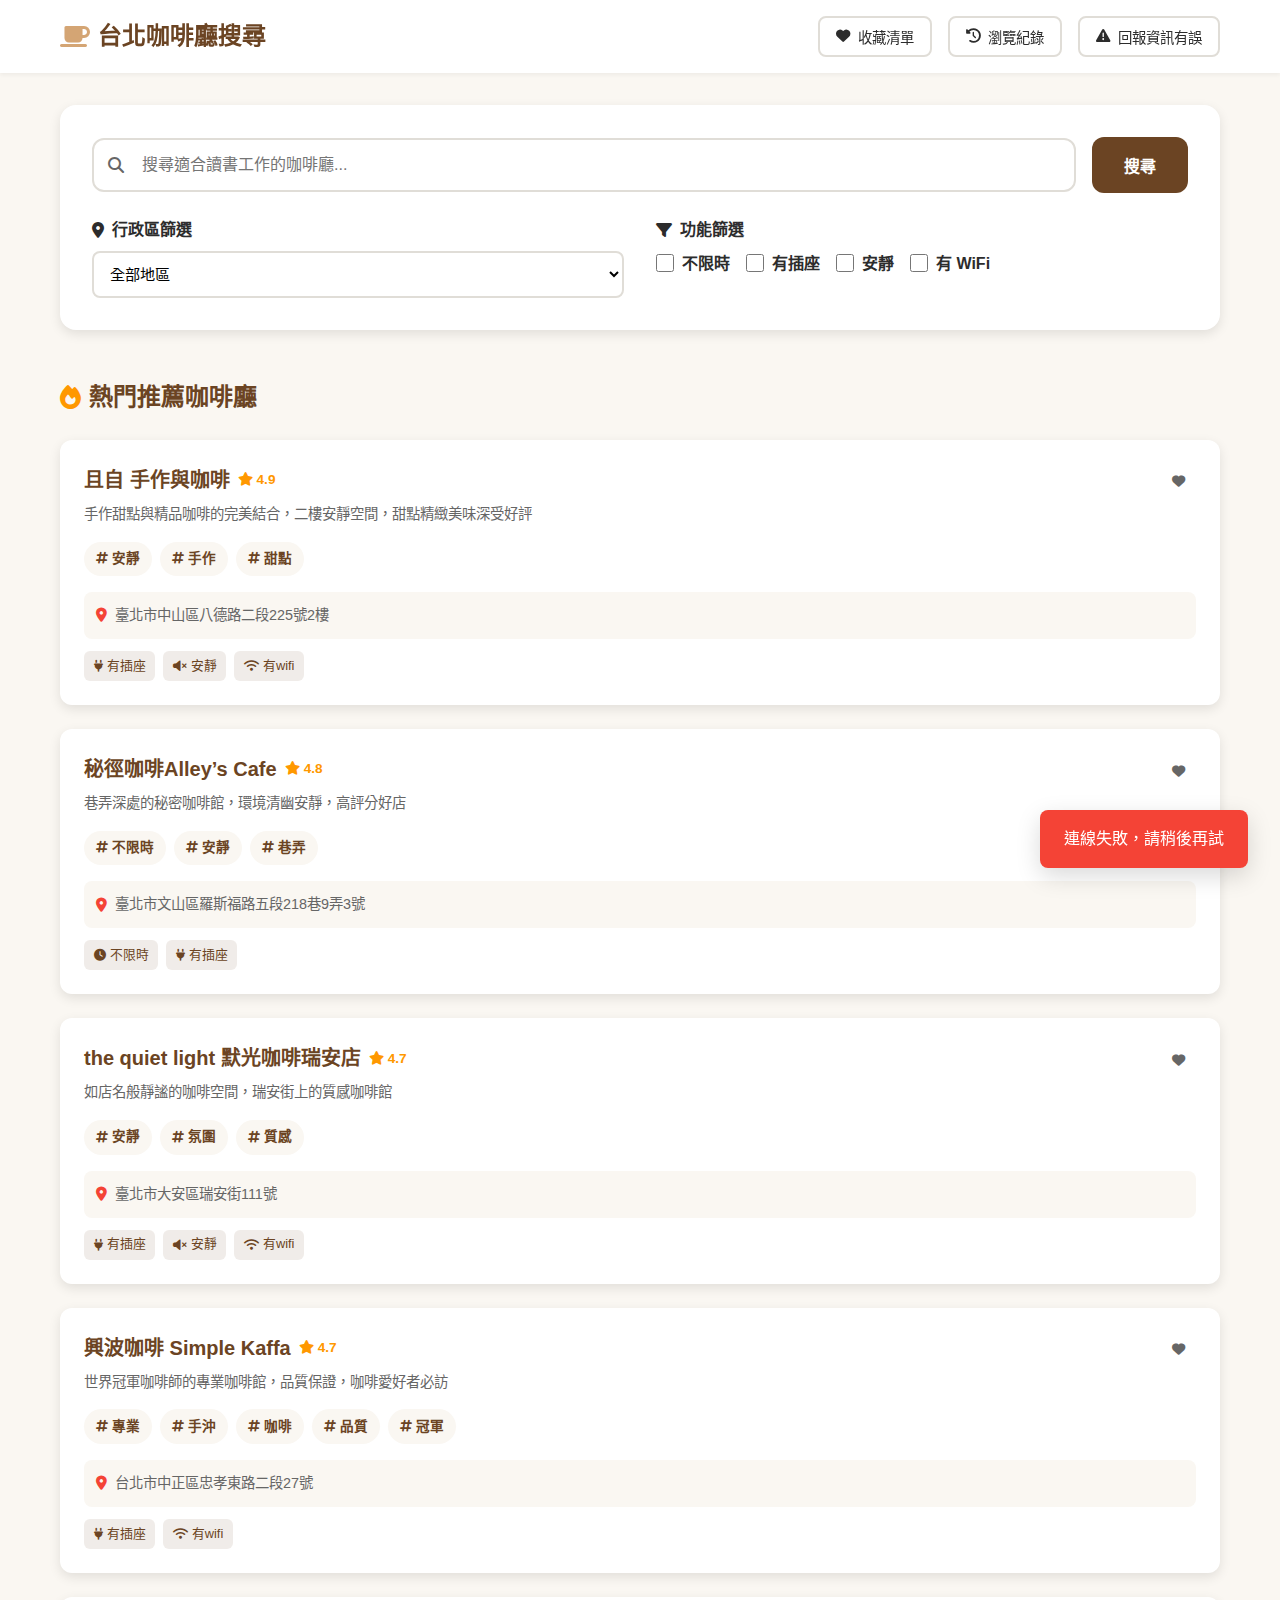
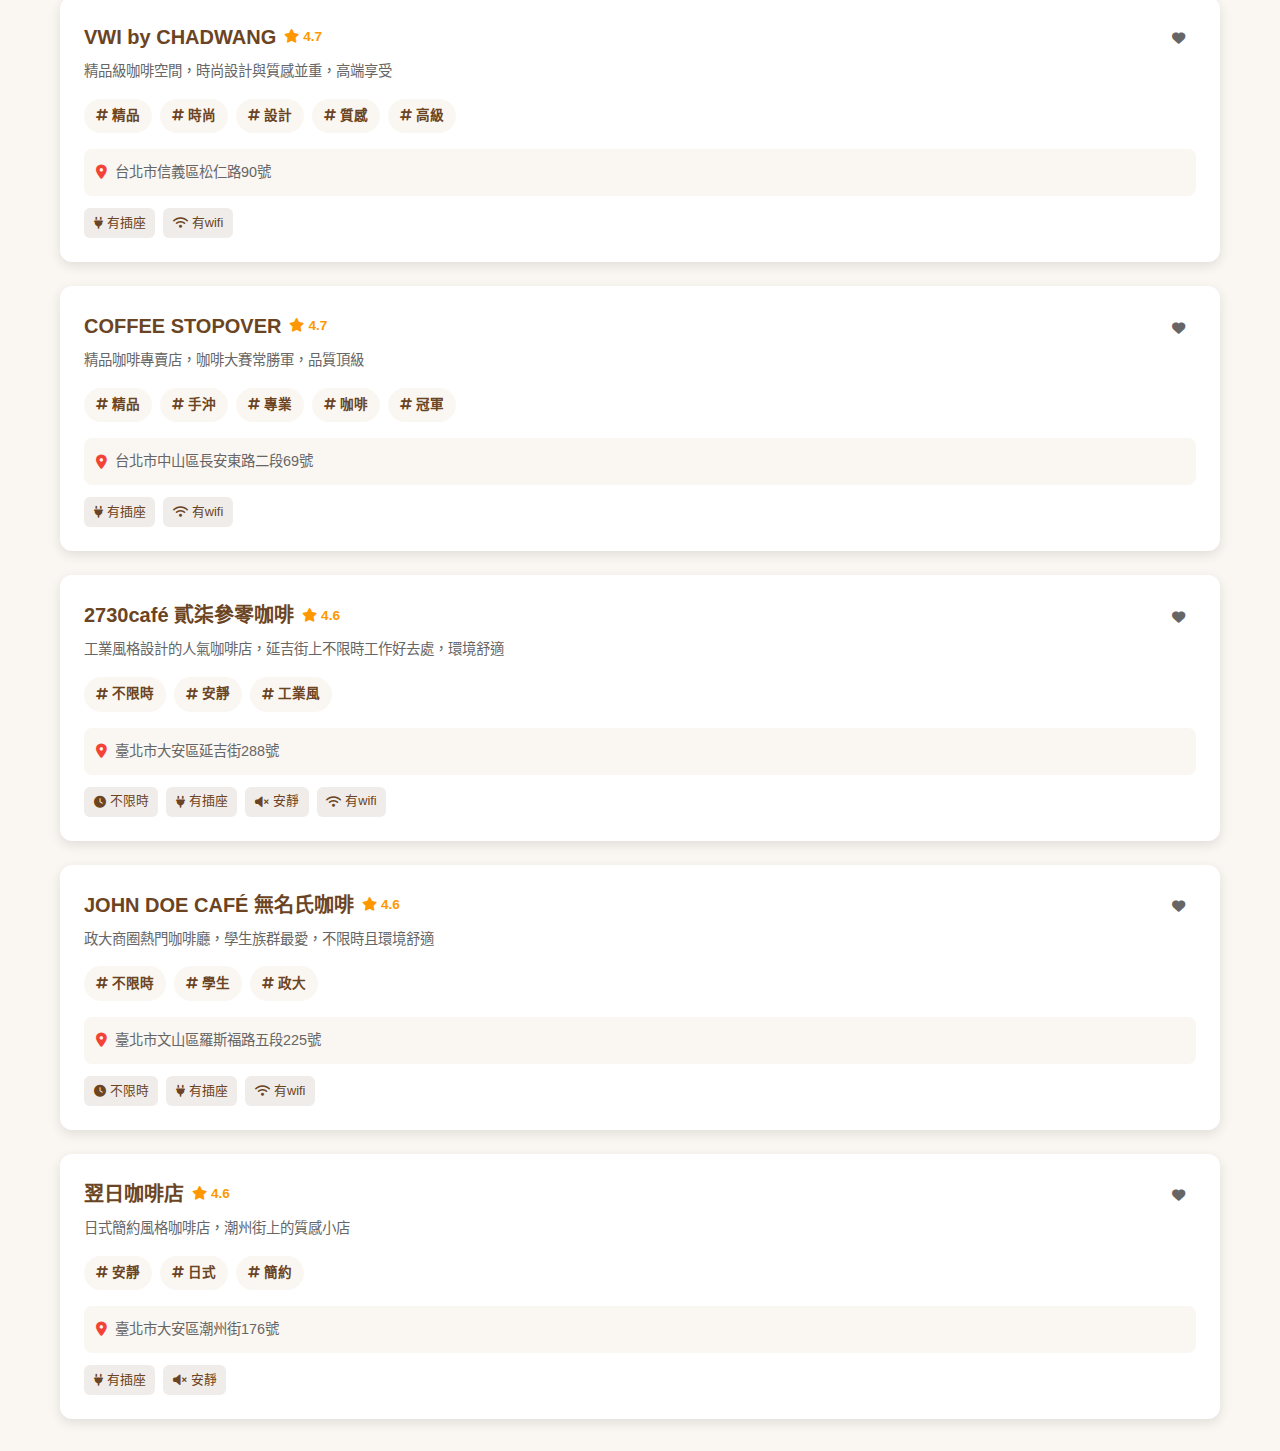
<file: HW8_group5-master/static/index.html>
<!DOCTYPE html>
<html lang="zh-TW">
<head>
    <meta charset="UTF-8">
    <meta name="viewport" content="width=device-width, initial-scale=1.0">
    <title>台北咖啡廳搜尋引擎</title>
    <link rel="stylesheet" href="css/style.css">
    <link rel="stylesheet" href="css/components.css">
    <!-- Font Awesome for icons -->
    <link rel="stylesheet" href="https://cdnjs.cloudflare.com/ajax/libs/font-awesome/6.4.0/css/all.min.css">
</head>
<body>
    <!-- Header -->
    <header class="header">
        <div class="container">
            <div class="header-content">
                <h1 class="logo">
                    <i class="fas fa-coffee"></i>
                    台北咖啡廳搜尋
                </h1>
                <nav class="nav">
                    <button class="nav-btn" id="favoritesBtn">
                        <i class="fas fa-heart"></i>
                        <span>收藏清單</span>
                        <span class="badge" id="favCount">0</span>
                    </button>
                    <button class="nav-btn" id="historyBtn">
                        <i class="fas fa-history"></i>
                        <span>瀏覽紀錄</span>
                    </button>
                    <button class="nav-btn" id="reportBtn">
                        <i class="fas fa-exclamation-triangle"></i>
                        <span>回報資訊有誤</span>
                    </button>
                </nav>
            </div>
        </div>
    </header>

    <!-- Main Content -->
    <main class="main-content">
        <div class="container">
            <!-- Search Section -->
            <section class="search-section">
                <div class="search-box">
                    <div class="search-input-wrapper">
                        <i class="fas fa-search search-icon"></i>
                        <input 
                            type="text" 
                            id="searchInput" 
                            class="search-input" 
                            placeholder="搜尋適合讀書工作的咖啡廳..."
                            autocomplete="off"
                        >
                        <button id="clearSearch" class="clear-btn" style="display: none;">
                            <i class="fas fa-times"></i>
                        </button>
                    </div>
                    <button id="searchBtn" class="search-btn">搜尋</button>
                </div>

                <!-- Filter Section -->
                <div class="filter-section">
                    <div class="filter-group">
                        <label for="districtFilter">
                            <i class="fas fa-map-marker-alt"></i>
                            行政區篩選
                        </label>
                        <select id="districtFilter" class="filter-select">
                            <option value="">全部地區</option>
                            <option value="中正區">中正區</option>
                            <option value="大同區">大同區</option>
                            <option value="中山區">中山區</option>
                            <option value="松山區">松山區</option>
                            <option value="大安區">大安區</option>
                            <option value="萬華區">萬華區</option>
                            <option value="信義區">信義區</option>
                            <option value="士林區">士林區</option>
                            <option value="北投區">北投區</option>
                            <option value="內湖區">內湖區</option>
                            <option value="南港區">南港區</option>
                            <option value="文山區">文山區</option>
                        </select>
                    </div>

                    <div class="filter-group">
                        <label>
                            <i class="fas fa-filter"></i>
                            功能篩選
                        </label>
                        <div class="feature-filters">
                            <label class="checkbox-label">
                                <input type="checkbox" name="feature" value="不限時">
                                <span>不限時</span>
                            </label>
                            <label class="checkbox-label">
                                <input type="checkbox" name="feature" value="有插座">
                                <span>有插座</span>
                            </label>
                            <label class="checkbox-label">
                                <input type="checkbox" name="feature" value="安靜">
                                <span>安靜</span>
                            </label>
                            <label class="checkbox-label">
                                <input type="checkbox" name="feature" value="有wifi">
                                <span>有 WiFi</span>
                            </label>
                        </div>
                    </div>
                </div>
            </section>

            <!-- Loading Indicator -->
            <div id="loadingIndicator" class="loading" style="display: none;">
                <div class="spinner"></div>
                <p>搜尋中...</p>
            </div>

            <!-- Search Results -->
            <section class="results-section" id="resultsSection" style="display: none;">
                <div class="results-header">
                    <h2 id="resultsTitle">搜尋結果</h2>
                </div>
                <div id="resultsContainer" class="results-container">
                    <!-- Results will be inserted here -->
                </div>
            </section>

            <!-- Hot Recommendations -->
            <section class="recommendations-section" id="recommendationsSection">
                <h2 class="section-title">
                    <i class="fas fa-fire"></i>
                    熱門推薦咖啡廳
                </h2>
                <div id="recommendationsContainer" class="results-container">
                    <!-- Recommendations will be inserted here -->
                </div>
            </section>
        </div>
    </main>

    <!-- Favorites Modal -->
    <div id="favoritesModal" class="modal">
        <div class="modal-content">
            <div class="modal-header">
                <h2>
                    <i class="fas fa-heart"></i>
                    我的收藏
                </h2>
                <button class="close-btn" id="closeFavoritesModal">
                    <i class="fas fa-times"></i>
                </button>
            </div>
            <div class="modal-body" id="favoritesContent">
                <!-- Favorites will be inserted here -->
            </div>
        </div>
    </div>

    <!-- History Modal -->
    <div id="historyModal" class="modal">
        <div class="modal-content">
            <div class="modal-header">
                <h2>
                    <i class="fas fa-history"></i>
                    瀏覽紀錄
                </h2>
                <button class="close-btn" id="closeHistoryModal">
                    <i class="fas fa-times"></i>
                </button>
            </div>
            <div class="modal-body" id="historyContent">
                <!-- History will be inserted here -->
            </div>
        </div>
    </div>

    <!-- Comparison Modal -->
    <div id="comparisonModal" class="modal">
        <div class="modal-content modal-large">
            <div class="modal-header">
                <h2>
                    <i class="fas fa-balance-scale"></i>
                    咖啡廳比較
                </h2>
                <button class="close-btn" id="closeComparisonModal">
                    <i class="fas fa-times"></i>
                </button>
            </div>
            <div class="modal-body" id="comparisonContent">
                <!-- Comparison will be inserted here -->
            </div>
        </div>
    </div>

    <!-- Error Report Modal -->
    <div id="reportModal" class="modal">
        <div class="modal-content">
            <div class="modal-header">
                <h2>
                    <i class="fas fa-exclamation-triangle"></i>
                    回報資訊有誤
                </h2>
                <button class="close-btn" id="closeReportModal">
                    <i class="fas fa-times"></i>
                </button>
            </div>
            <div class="modal-body">
                <p style="color: var(--text-secondary); margin-bottom: 1rem;">
                    如果您發現咖啡廳的資訊有誤（例如:是否限時、是否有插座等），請告訴我們，我們會盡快更正。
                </p>
                <form id="reportForm">
                    <div class="form-group">
                        <label for="reportCafe">咖啡廳名稱 <span style="color: var(--danger);">*</span></label>
                        <input 
                            type="text" 
                            id="reportCafe" 
                            class="form-input" 
                            placeholder="請輸入咖啡廳名稱"
                            required
                        >
                    </div>
                    
                    <div class="form-group">
                        <label for="reportType">錯誤類型 <span style="color: var(--danger);">*</span></label>
                        <select id="reportType" class="form-select" required>
                            <option value="">請選擇錯誤類型</option>
                            <option value="限時資訊">限時資訊錯誤</option>
                            <option value="插座資訊">插座資訊錯誤</option>
                            <option value="wifi資訊">WiFi 資訊錯誤</option>
                            <option value="安靜程度">安靜程度錯誤</option>
                            <option value="地址">地址錯誤</option>
                            <option value="電話">電話錯誤</option>
                            <option value="營業時間">營業時間錯誤</option>
                            <option value="已停業">咖啡廳已停業</option>
                            <option value="其他">其他</option>
                        </select>
                    </div>
                    
                    <div class="form-group">
                        <label for="reportDetails">詳細說明 <span style="color: var(--danger);">*</span></label>
                        <textarea 
                            id="reportDetails" 
                            class="form-textarea" 
                            rows="4" 
                            placeholder="請詳細描述錯誤的資訊內容..."
                            required
                        ></textarea>
                    </div>
                    
                    <div class="form-group">
                        <label for="reportEmail">您的 Email（選填）</label>
                        <input 
                            type="email" 
                            id="reportEmail" 
                            class="form-input" 
                            placeholder="如需回覆請留下 Email"
                        >
                    </div>
                    
                    <div class="form-actions">
                        <button type="button" class="btn-secondary" id="cancelReport">取消</button>
                        <button type="submit" class="btn-primary">送出回報</button>
                    </div>
                </form>
            </div>
        </div>
    </div>

    <!-- Toast Notification -->
    <div id="toast" class="toast"></div>

    <!-- Scripts -->
    <script src="js/utils.js"></script>
    <script src="js/data-loader.js"></script>
    <script src="js/favorite.js"></script>
    <script src="js/history.js"></script>
    <script src="js/filter.js"></script>
    <script src="js/comparison.js"></script>
    <script src="js/report.js"></script>
    <script src="js/search.js"></script>
    <script src="js/app.js"></script>
</body>
</html>
</file>
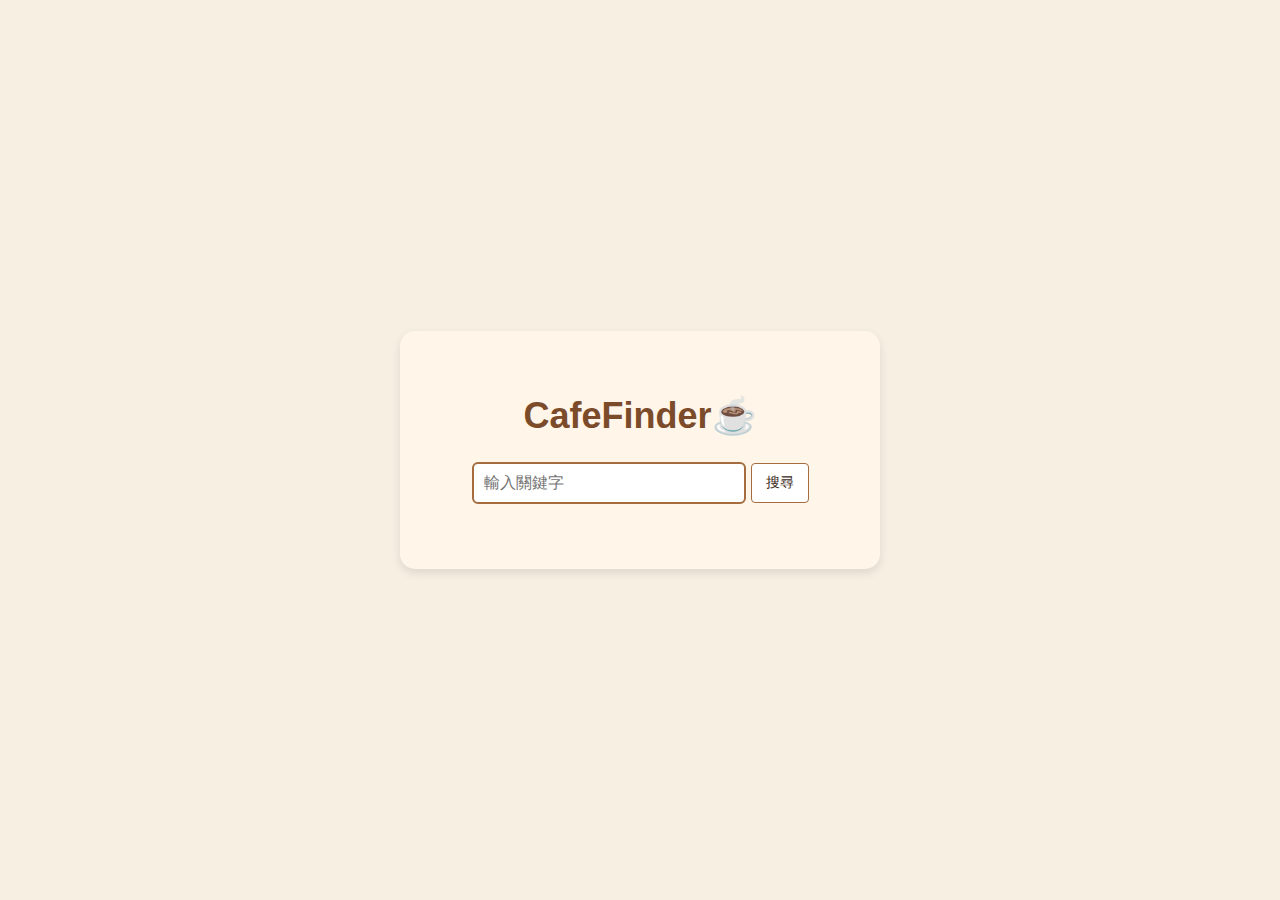
<file: src/main/resources/static/index.html>
<!DOCTYPE html>
<html lang="zh-Hant">
<head>
  <meta charset="UTF-8" />
  <meta name="viewport" content="width=device-width, initial-scale=1.0" />
  <title>CafeFinder☕</title>
  <style>
    body {
      font-family: 'Segoe UI', 'Noto Sans TC', sans-serif;
      background-color: #f7efe2;
      display: flex;
      justify-content: center;
      align-items: center;
      height: 100vh;
      margin: 0;
    }

    .container {
      background-color: #fff5e9;
      box-shadow: 0 4px 10px rgba(0, 0, 0, 0.1);
      border-radius: 15px;
      padding: 40px;
      text-align: center;
      width: 400px;
    }

    h1 {
      font-size: 36px;
      font-weight: 700;
      color: #7b4b2a;
      margin-bottom: 25px;
    }

    .search-box {
      display: flex;
      justify-content: center;
      align-items: center;
    }

    input[type="text"] {
      width: 250px;
      padding: 10px;
      border: 2px solid #a46c3f;
      border-radius: 6px;
      outline: none;
      font-size: 16px;
    }

    button {
      padding: 10px 14px;
      margin-left: 5px;
      border: 1px solid #a46c3f;
      background-color: #fff;
      color: #3d2a1a;
      border-radius: 4px;
      cursor: pointer;
      font-size: 14px;
    }

    button:hover {
      background-color: #f0d6b8;
    }

    .results {
      margin-top: 25px;
      text-align: left;
    }

    .results a {
      display: block;
      margin-bottom: 8px;
      color: #1a0dab;
      text-decoration: none;
      word-break: break-all;
    }

    .results a:hover {
      text-decoration: underline;
    }

    .no-result {
      color: #555;
      text-align: center;
      margin-top: 20px;
    }

    .loading {
      color: #8b6a4a;
      margin-top: 20px;
    }
  </style>
</head>
<body>
  <div class="container">
    <h1>CafeFinder☕</h1>

    <div class="search-box">
      <input type="text" id="searchInput" placeholder="輸入關鍵字" />
      <button onclick="search()">搜尋</button>
    </div>

    <div id="results" class="results"></div>
  </div>

  <script>
    document.getElementById("searchInput").addEventListener('keydown', function(event) {
      if (event.key === 'Enter') {
        search();
      }
    });

    async function search() {
      const keyword = document.getElementById('searchInput').value.trim();
      const resultsDiv = document.getElementById('results');
      resultsDiv.innerHTML = '';

      if (!keyword) {
        resultsDiv.innerHTML = '<p class="no-result">請輸入搜尋關鍵字。</p>';
        return;
      }

      resultsDiv.innerHTML = '<p class="loading">搜尋中，請稍候...</p>';

      try {
        // 呼叫你的 Java API（改成你的實際後端網址）
        const response = await fetch(`http://localhost:8080/search?keyword=${encodeURIComponent(keyword)}`);
        if (!response.ok) throw new Error('網路回應錯誤');
        const data = await response.json();

        resultsDiv.innerHTML = '';

        if (!data.results || data.results.length === 0) {
          resultsDiv.innerHTML = '<p class="no-result">沒有找到結果。</p>';
          return;
        }

        // 顯示搜尋結果
        data.results.forEach(item => {
          const link = document.createElement('a');
          link.href = item.link;
          link.target = '_blank';
          link.textContent = item.title ? item.title : item.link;
          resultsDiv.appendChild(link);
        });
      } catch (error) {
        console.error(error);
        resultsDiv.innerHTML = '<p class="no-result">搜尋失敗，請稍後再試。</p>';
      }
    }
  </script>
</body>
</html>
</file>
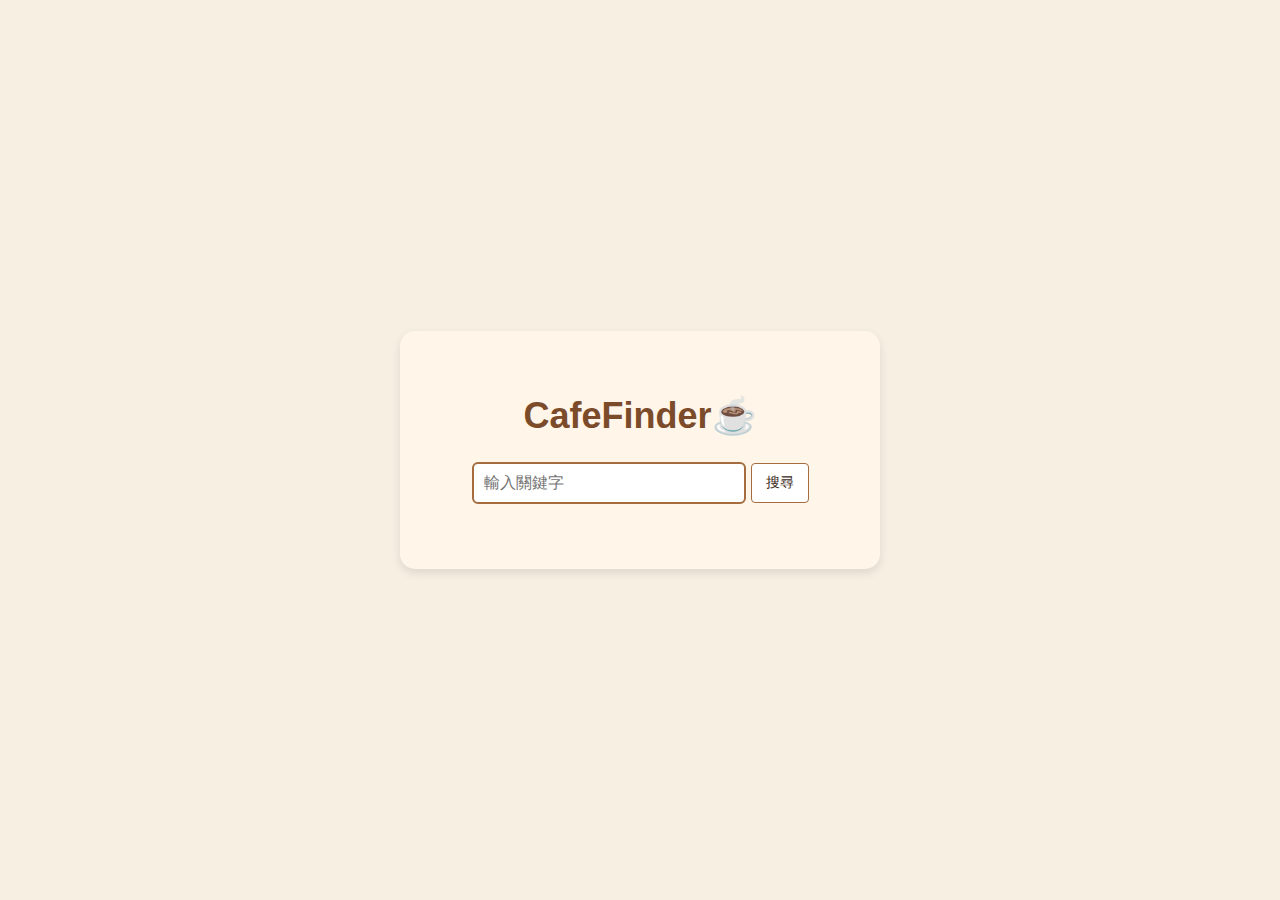
<file: HW8_group5-master/src/main/resources/static/index.html>
<!DOCTYPE html>
<html lang="zh-Hant">
<head>
  <meta charset="UTF-8" />
  <meta name="viewport" content="width=device-width, initial-scale=1.0" />
  <title>CafeFinder☕</title>
  <style>
    body {
      font-family: 'Segoe UI', 'Noto Sans TC', sans-serif;
      background-color: #f7efe2;
      display: flex;
      justify-content: center;
      align-items: center;
      height: 100vh;
      margin: 0;
    }

    .container {
      background-color: #fff5e9;
      box-shadow: 0 4px 10px rgba(0, 0, 0, 0.1);
      border-radius: 15px;
      padding: 40px;
      text-align: center;
      width: 400px;
    }

    h1 {
      font-size: 36px;
      font-weight: 700;
      color: #7b4b2a;
      margin-bottom: 25px;
    }

    .search-box {
      display: flex;
      justify-content: center;
      align-items: center;
    }

    input[type="text"] {
      width: 250px;
      padding: 10px;
      border: 2px solid #a46c3f;
      border-radius: 6px;
      outline: none;
      font-size: 16px;
    }

    button {
      padding: 10px 14px;
      margin-left: 5px;
      border: 1px solid #a46c3f;
      background-color: #fff;
      color: #3d2a1a;
      border-radius: 4px;
      cursor: pointer;
      font-size: 14px;
    }

    button:hover {
      background-color: #f0d6b8;
    }

    .results {
      margin-top: 25px;
      text-align: left;
    }

    .results a {
      display: block;
      margin-bottom: 8px;
      color: #1a0dab;
      text-decoration: none;
      word-break: break-all;
    }

    .results a:hover {
      text-decoration: underline;
    }

    .no-result {
      color: #555;
      text-align: center;
      margin-top: 20px;
    }

    .loading {
      color: #8b6a4a;
      margin-top: 20px;
    }
  </style>
</head>
<body>
  <div class="container">
    <h1>CafeFinder☕</h1>

    <div class="search-box">
      <input type="text" id="searchInput" placeholder="輸入關鍵字" />
      <button onclick="search()">搜尋</button>
    </div>

    <div id="results" class="results"></div>
  </div>

  <script>
    document.getElementById("searchInput").addEventListener('keydown', function(event) {
      if (event.key === 'Enter') {
        search();
      }
    });

    async function search() {
      const keyword = document.getElementById('searchInput').value.trim();
      const resultsDiv = document.getElementById('results');
      resultsDiv.innerHTML = '';

      if (!keyword) {
        resultsDiv.innerHTML = '<p class="no-result">請輸入搜尋關鍵字。</p>';
        return;
      }

      resultsDiv.innerHTML = '<p class="loading">搜尋中，請稍候...</p>';

      try {
        // 呼叫你的 Java API（改成你的實際後端網址）
        const response = await fetch(`http://localhost:8080/search?keyword=${encodeURIComponent(keyword)}`);
        if (!response.ok) throw new Error('網路回應錯誤');
        const data = await response.json();

        resultsDiv.innerHTML = '';

        if (!data.results || data.results.length === 0) {
          resultsDiv.innerHTML = '<p class="no-result">沒有找到結果。</p>';
          return;
        }

        // 顯示搜尋結果
        data.results.forEach(item => {
          const link = document.createElement('a');
          link.href = item.link;
          link.target = '_blank';
          link.textContent = item.title ? item.title : item.link;
          resultsDiv.appendChild(link);
        });
      } catch (error) {
        console.error(error);
        resultsDiv.innerHTML = '<p class="no-result">搜尋失敗，請稍後再試。</p>';
      }
    }
  </script>
</body>
</html>
</file>
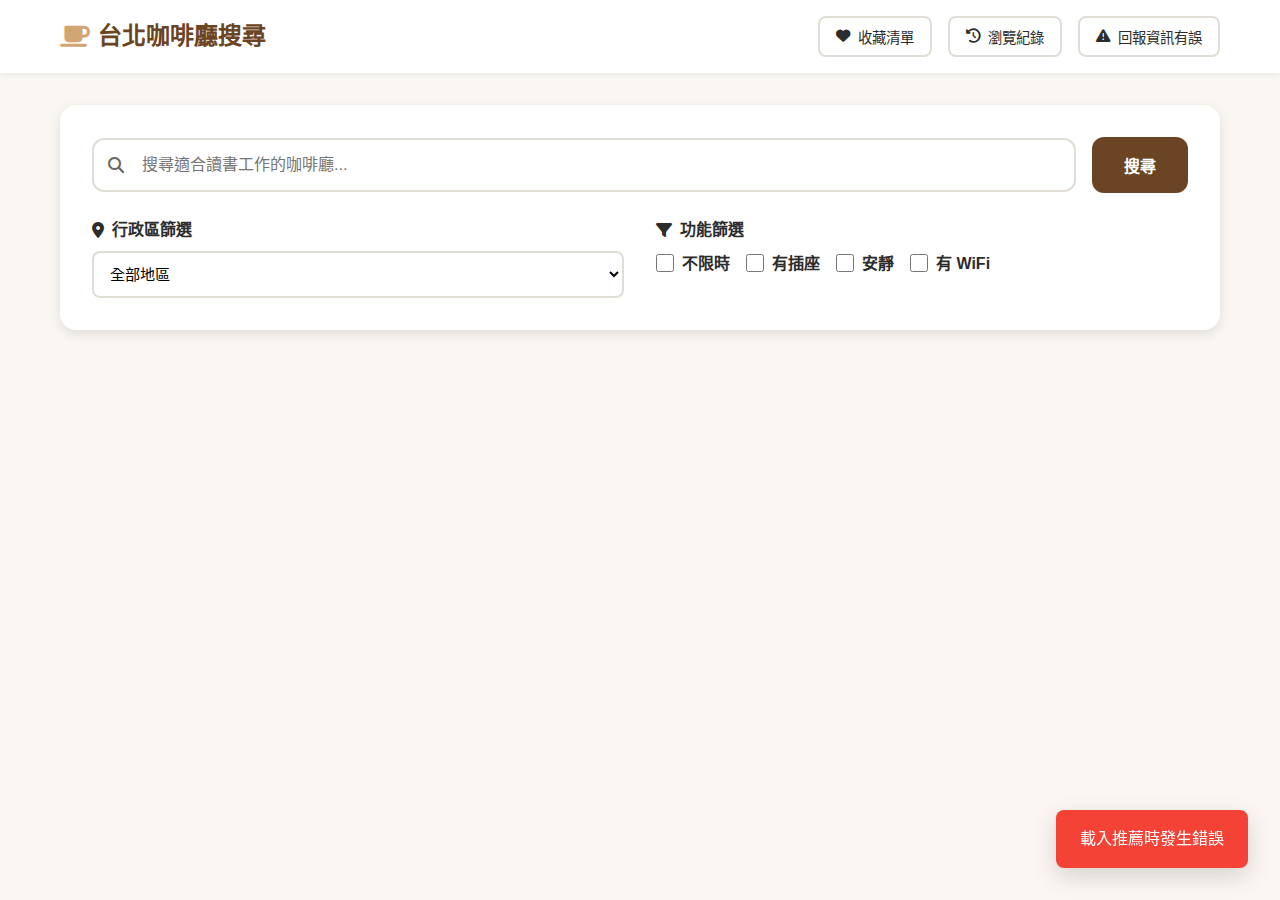
<file: HW8_group5-master/HW8_group5-master/src/main/resources/static/index.html>
<!DOCTYPE html>
<html lang="zh-TW">
<head>
    <meta charset="UTF-8">
    <meta name="viewport" content="width=device-width, initial-scale=1.0">
    <title>台北咖啡廳搜尋引擎</title>
    <link rel="stylesheet" href="css/style.css">
    <link rel="stylesheet" href="css/components.css">
    <!-- Font Awesome for icons -->
    <link rel="stylesheet" href="https://cdnjs.cloudflare.com/ajax/libs/font-awesome/6.4.0/css/all.min.css">
</head>
<body>
    <!-- Header -->
    <header class="header">
        <div class="container">
            <div class="header-content">
                <h1 class="logo">
                    <i class="fas fa-coffee"></i>
                    台北咖啡廳搜尋
                </h1>
                <nav class="nav">
                    <button class="nav-btn" id="favoritesBtn">
                        <i class="fas fa-heart"></i>
                        <span>收藏清單</span>
                        <span class="badge" id="favCount">0</span>
                    </button>
                    <button class="nav-btn" id="historyBtn">
                        <i class="fas fa-history"></i>
                        <span>瀏覽紀錄</span>
                    </button>
                    <button class="nav-btn" id="reportBtn">
                        <i class="fas fa-exclamation-triangle"></i>
                        <span>回報資訊有誤</span>
                    </button>
                </nav>
            </div>
        </div>
    </header>

    <!-- Main Content -->
    <main class="main-content">
        <div class="container">
            <!-- Search Section -->
            <section class="search-section">
                <div class="search-box">
                    <div class="search-input-wrapper">
                        <i class="fas fa-search search-icon"></i>
                        <input 
                            type="text" 
                            id="searchInput" 
                            class="search-input" 
                            placeholder="搜尋適合讀書工作的咖啡廳..."
                            autocomplete="off"
                        >
                        <button id="clearSearch" class="clear-btn" style="display: none;">
                            <i class="fas fa-times"></i>
                        </button>
                    </div>
                    <button id="searchBtn" class="search-btn">搜尋</button>
                </div>

                <!-- Filter Section -->
                <div class="filter-section">
                    <div class="filter-group">
                        <label for="districtFilter">
                            <i class="fas fa-map-marker-alt"></i>
                            行政區篩選
                        </label>
                        <select id="districtFilter" class="filter-select">
                            <option value="">全部地區</option>
                            <option value="中正區">中正區</option>
                            <option value="大同區">大同區</option>
                            <option value="中山區">中山區</option>
                            <option value="松山區">松山區</option>
                            <option value="大安區">大安區</option>
                            <option value="萬華區">萬華區</option>
                            <option value="信義區">信義區</option>
                            <option value="士林區">士林區</option>
                            <option value="北投區">北投區</option>
                            <option value="內湖區">內湖區</option>
                            <option value="南港區">南港區</option>
                            <option value="文山區">文山區</option>
                        </select>
                    </div>

                    <div class="filter-group">
                        <label>
                            <i class="fas fa-filter"></i>
                            功能篩選
                        </label>
                        <div class="feature-filters">
                            <label class="checkbox-label">
                                <input type="checkbox" name="feature" value="不限時">
                                <span>不限時</span>
                            </label>
                            <label class="checkbox-label">
                                <input type="checkbox" name="feature" value="有插座">
                                <span>有插座</span>
                            </label>
                            <label class="checkbox-label">
                                <input type="checkbox" name="feature" value="安靜">
                                <span>安靜</span>
                            </label>
                            <label class="checkbox-label">
                                <input type="checkbox" name="feature" value="有wifi">
                                <span>有 WiFi</span>
                            </label>
                        </div>
                    </div>
                </div>
            </section>

            <!-- Loading Indicator -->
            <div id="loadingIndicator" class="loading" style="display: none;">
                <div class="spinner"></div>
                <p>搜尋中...</p>
            </div>

            <!-- Search Results -->
            <section class="results-section" id="resultsSection" style="display: none;">
                <div class="results-header">
                    <h2 id="resultsTitle">搜尋結果</h2>
                </div>
                <div id="resultsContainer" class="results-container">
                    <!-- Results will be inserted here -->
                </div>
            </section>

            <!-- Hot Recommendations -->
            <section class="recommendations-section" id="recommendationsSection">
                <h2 class="section-title">
                    <i class="fas fa-fire"></i>
                    熱門推薦咖啡廳
                </h2>
                <div id="recommendationsContainer" class="results-container">
                    <!-- Recommendations will be inserted here -->
                </div>
            </section>
        </div>
    </main>

    <!-- Favorites Modal -->
    <div id="favoritesModal" class="modal">
        <div class="modal-content">
            <div class="modal-header">
                <h2>
                    <i class="fas fa-heart"></i>
                    我的收藏
                </h2>
                <button class="close-btn" id="closeFavoritesModal">
                    <i class="fas fa-times"></i>
                </button>
            </div>
            <div class="modal-body" id="favoritesContent">
                <!-- Favorites will be inserted here -->
            </div>
        </div>
    </div>

    <!-- History Modal -->
    <div id="historyModal" class="modal">
        <div class="modal-content">
            <div class="modal-header">
                <h2>
                    <i class="fas fa-history"></i>
                    瀏覽紀錄
                </h2>
                <button class="close-btn" id="closeHistoryModal">
                    <i class="fas fa-times"></i>
                </button>
            </div>
            <div class="modal-body" id="historyContent">
                <!-- History will be inserted here -->
            </div>
        </div>
    </div>

    <!-- Comparison Modal -->
    <div id="comparisonModal" class="modal">
        <div class="modal-content modal-large">
            <div class="modal-header">
                <h2>
                    <i class="fas fa-balance-scale"></i>
                    咖啡廳比較
                </h2>
                <button class="close-btn" id="closeComparisonModal">
                    <i class="fas fa-times"></i>
                </button>
            </div>
            <div class="modal-body" id="comparisonContent">
                <!-- Comparison will be inserted here -->
            </div>
        </div>
    </div>

    <!-- Error Report Modal -->
    <div id="reportModal" class="modal">
        <div class="modal-content">
            <div class="modal-header">
                <h2>
                    <i class="fas fa-exclamation-triangle"></i>
                    回報資訊有誤
                </h2>
                <button class="close-btn" id="closeReportModal">
                    <i class="fas fa-times"></i>
                </button>
            </div>
            <div class="modal-body">
                <p style="color: var(--text-secondary); margin-bottom: 1rem;">
                    如果您發現咖啡廳的資訊有誤（例如:是否限時、是否有插座等），請告訴我們，我們會盡快更正。
                </p>
                <form id="reportForm">
                    <div class="form-group">
                        <label for="reportCafe">咖啡廳名稱 <span style="color: var(--danger);">*</span></label>
                        <input 
                            type="text" 
                            id="reportCafe" 
                            class="form-input" 
                            placeholder="請輸入咖啡廳名稱"
                            required
                        >
                    </div>
                    
                    <div class="form-group">
                        <label for="reportType">錯誤類型 <span style="color: var(--danger);">*</span></label>
                        <select id="reportType" class="form-select" required>
                            <option value="">請選擇錯誤類型</option>
                            <option value="限時資訊">限時資訊錯誤</option>
                            <option value="插座資訊">插座資訊錯誤</option>
                            <option value="wifi資訊">WiFi 資訊錯誤</option>
                            <option value="安靜程度">安靜程度錯誤</option>
                            <option value="地址">地址錯誤</option>
                            <option value="電話">電話錯誤</option>
                            <option value="營業時間">營業時間錯誤</option>
                            <option value="已停業">咖啡廳已停業</option>
                            <option value="其他">其他</option>
                        </select>
                    </div>
                    
                    <div class="form-group">
                        <label for="reportDetails">詳細說明 <span style="color: var(--danger);">*</span></label>
                        <textarea 
                            id="reportDetails" 
                            class="form-textarea" 
                            rows="4" 
                            placeholder="請詳細描述錯誤的資訊內容..."
                            required
                        ></textarea>
                    </div>
                    
                    <div class="form-group">
                        <label for="reportEmail">您的 Email（選填）</label>
                        <input 
                            type="email" 
                            id="reportEmail" 
                            class="form-input" 
                            placeholder="如需回覆請留下 Email"
                        >
                    </div>
                    
                    <div class="form-actions">
                        <button type="button" class="btn-secondary" id="cancelReport">取消</button>
                        <button type="submit" class="btn-primary">送出回報</button>
                    </div>
                </form>
            </div>
        </div>
    </div>

    <!-- Toast Notification -->
    <div id="toast" class="toast"></div>

    <!-- Scripts -->
    <script src="js/utils.js?v=20251215v2"></script>
    <script src="js/favorite.js?v=20251215v3"></script>
    <script src="js/history.js?v=20251215v4"></script>
    <script src="js/filter.js?v=20251215v2"></script>
    <script src="js/comparison.js?v=20251215v2"></script>
    <script src="js/report.js?v=20251215v2"></script>
    <script src="js/search.js?v=20251215v3"></script>
    <script src="js/app.js?v=20251215v2"></script>
</body>
</html>
</file>
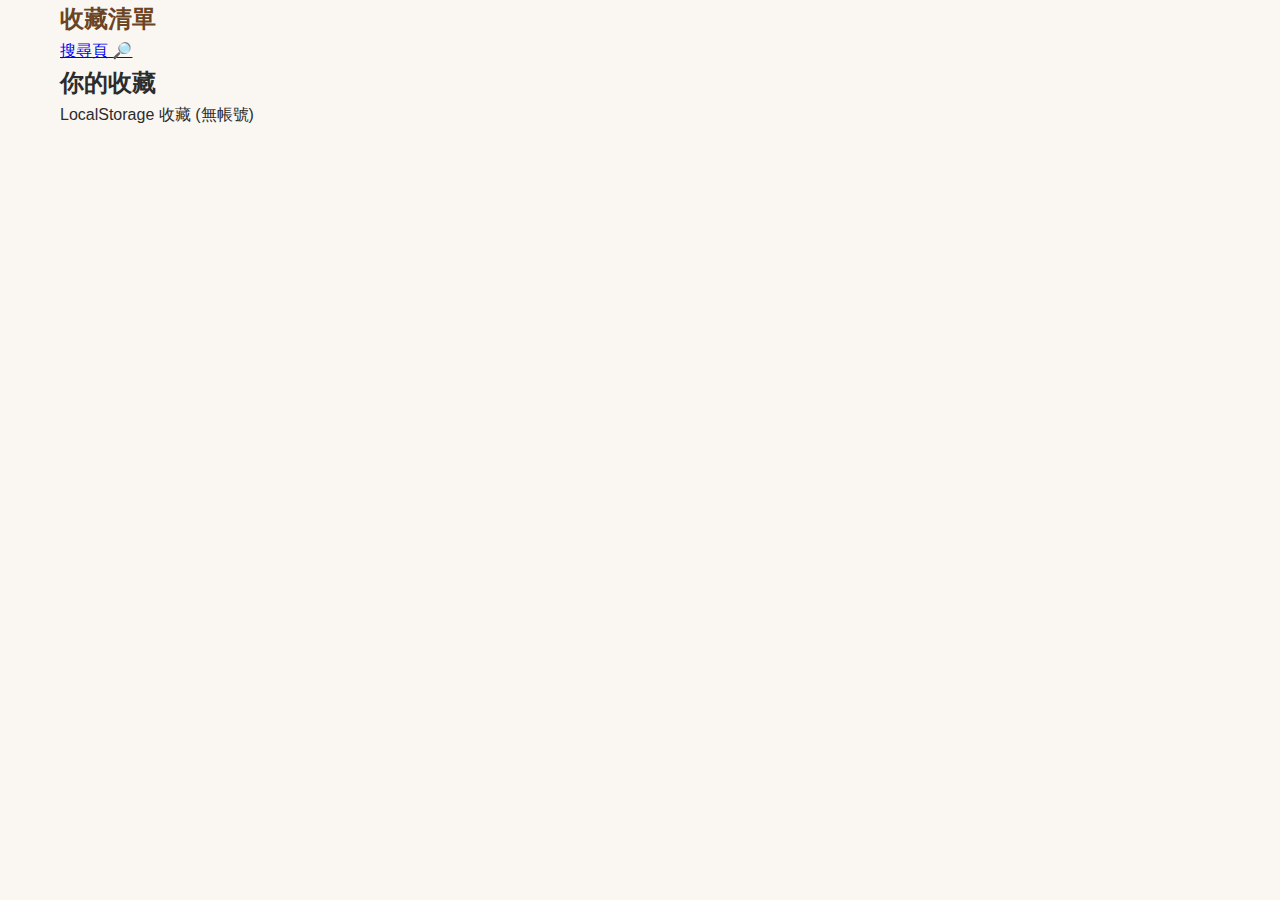
<file: HW8_group5-master/static/favorites.html>
<!doctype html>
<html lang="zh-Hant">
<head>
  <meta charset="utf-8" />
  <meta name="viewport" content="width=device-width,initial-scale=1" />
  <title>收藏清單 - Wenshan Coffee</title>
  <link rel="stylesheet" href="css/style.css" />
  <link rel="stylesheet" href="css/components.css" />
</head>
<body>
  <header class="site-header">
    <div class="container">
      <h1 class="logo">收藏清單</h1>
      <nav>
        <a href="index.html" class="nav-link">搜尋頁 🔎</a>
      </nav>
    </div>
  </header>

  <main class="container">
    <section>
      <h2>你的收藏</h2>
      <div id="fav-results" class="results"></div>
    </section>
  </main>

  <footer class="site-footer">
    <div class="container">LocalStorage 收藏 (無帳號)</div>
  </footer>

<script src="js/utils.js"></script>
<script src="js/favorite.js"></script>
<script>
  // render favorites on load
  document.addEventListener('DOMContentLoaded', ()=>{
    const wrapper = document.getElementById('fav-results');
    const favs = getFavorites();
    if (!favs.length) {
      wrapper.innerHTML = '<p>目前沒有收藏。回到 <a href="index.html">搜尋頁</a> 加入你喜歡的咖啡廳。</p>';
    } else {
      favs.forEach(item => wrapper.appendChild(createResultCard(item, true)));
    }
  });
</script>
</body>
</html>
</file>
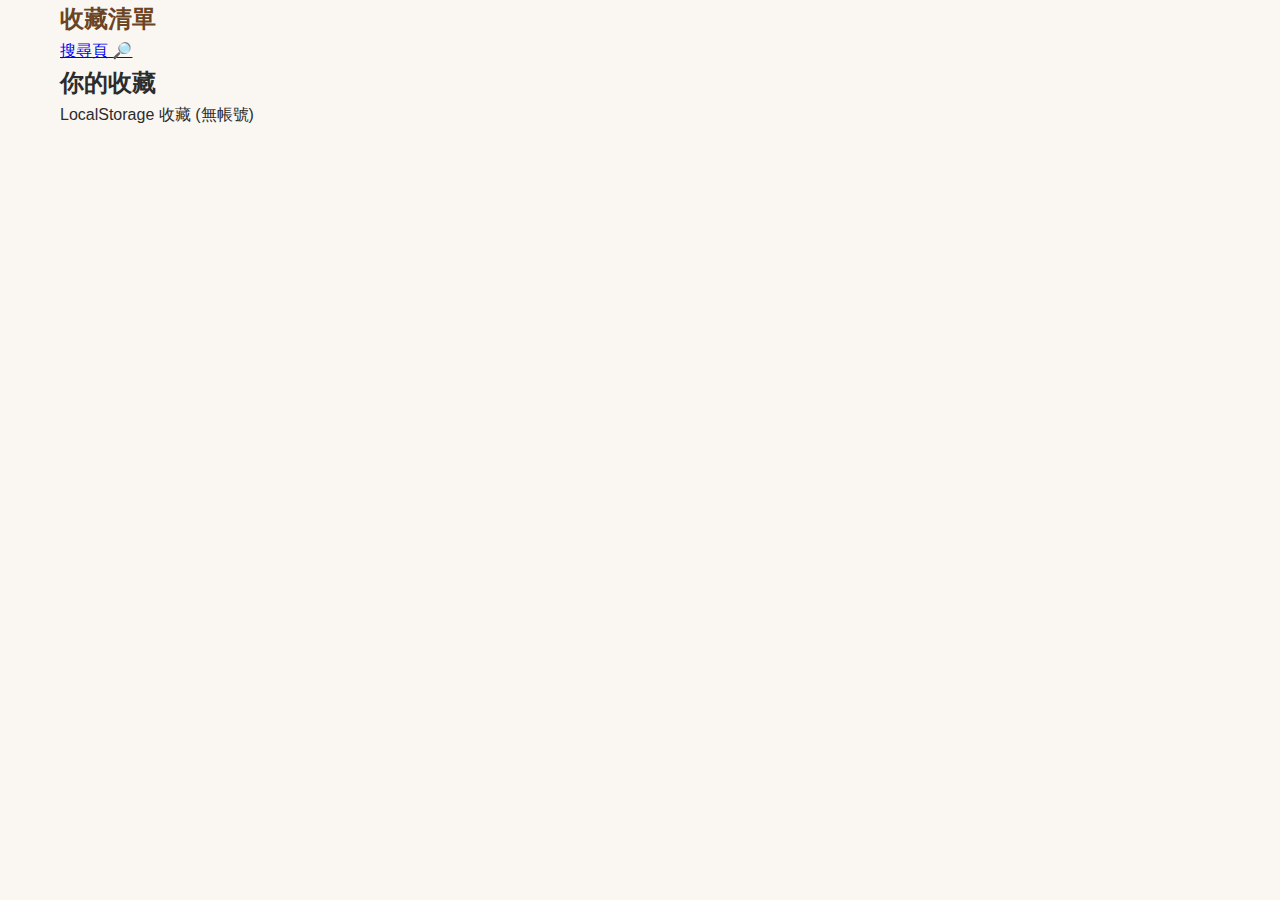
<file: HW8_group5-master/src/main/resources/static/favorites.html>
<!doctype html>
<html lang="zh-Hant">
<head>
  <meta charset="utf-8" />
  <meta name="viewport" content="width=device-width,initial-scale=1" />
  <title>收藏清單 - Wenshan Coffee</title>
  <link rel="stylesheet" href="css/style.css" />
  <link rel="stylesheet" href="css/components.css" />
</head>
<body>
  <header class="site-header">
    <div class="container">
      <h1 class="logo">收藏清單</h1>
      <nav>
        <a href="index.html" class="nav-link">搜尋頁 🔎</a>
      </nav>
    </div>
  </header>

  <main class="container">
    <section>
      <h2>你的收藏</h2>
      <div id="fav-results" class="results"></div>
    </section>
  </main>

  <footer class="site-footer">
    <div class="container">LocalStorage 收藏 (無帳號)</div>
  </footer>

<script src="js/utils.js"></script>
<script src="js/favorite.js"></script>
<script>
  // render favorites on load
  document.addEventListener('DOMContentLoaded', ()=>{
    const wrapper = document.getElementById('fav-results');
    const favs = getFavorites();
    if (!favs.length) {
      wrapper.innerHTML = '<p>目前沒有收藏。回到 <a href="index.html">搜尋頁</a> 加入你喜歡的咖啡廳。</p>';
    } else {
      favs.forEach(item => wrapper.appendChild(createResultCard(item, true)));
    }
  });
</script>
</body>
</html>
</file>
<file: HW8_group5-master/static/css/components.css>
/* Results Container */
.results-container {
    display: flex;
    flex-direction: column;
    gap: 1.5rem;
}

/* Cafe Card */
.cafe-card {
    background: var(--surface);
    border-radius: 12px;
    box-shadow: var(--shadow-md);
    padding: 1.5rem;
    transition: var(--transition);
    cursor: pointer;
    position: relative;
    width: 100%;
}

.cafe-card:hover {
    transform: translateY(-4px);
    box-shadow: var(--shadow-lg);
    border: 2px solid var(--primary-color);
}

.cafe-card-header {
    display: flex;
    justify-content: space-between;
    align-items: flex-start;
    margin-bottom: 1rem;
}

.cafe-title-wrapper {
    flex: 1;
    min-width: 0;
}

.cafe-title {
    font-size: 1.25rem;
    font-weight: 700;
    color: var(--primary-color);
    margin-bottom: 0.5rem;
    display: flex;
    align-items: center;
    gap: 0.5rem;
    flex-wrap: wrap;
}

.cafe-score {
    display: inline-flex;
    align-items: center;
    gap: 0.25rem;
    font-size: 0.85rem;
    color: var(--warning);
    font-weight: 600;
}

.cafe-preview-inline {
    color: var(--text-secondary);
    font-size: 0.9rem;
    line-height: 1.5;
    margin-top: 0.5rem;
}

.cafe-preview-inline .highlight {
    background: rgba(212, 165, 116, 0.3);
    padding: 2px 4px;
    border-radius: 3px;
    font-weight: 600;
}

.cafe-actions {
    display: flex;
    gap: 0.75rem;
    align-items: center;
    flex-shrink: 0;
}

.icon-btn {
    width: 36px;
    height: 36px;
    border: none;
    background: transparent;
    border-radius: 50%;
    cursor: pointer;
    display: flex;
    align-items: center;
    justify-content: center;
    transition: var(--transition);
    color: var(--text-secondary);
}

.icon-btn:hover {
    background: var(--border-color);
}

.icon-btn.active {
    color: var(--danger);
    background: rgba(244, 67, 54, 0.1);
}

.compare-checkbox {
    width: 20px;
    height: 20px;
    cursor: pointer;
    accent-color: var(--primary-color);
}

/* Preview */
.cafe-preview {
    color: var(--text-secondary);
    font-size: 0.95rem;
    line-height: 1.6;
    margin-bottom: 1rem;
    display: -webkit-box;
    -webkit-line-clamp: 3;
    -webkit-box-orient: vertical;
    overflow: hidden;
}

.cafe-preview .highlight {
    background: rgba(212, 165, 116, 0.3);
    padding: 2px 4px;
    border-radius: 3px;
    font-weight: 600;
}

/* Hashtags */
.cafe-hashtags {
    display: flex;
    flex-wrap: wrap;
    gap: 0.5rem;
    margin-bottom: 1rem;
}

.hashtag {
    display: inline-flex;
    align-items: center;
    gap: 0.25rem;
    padding: 0.4rem 0.75rem;
    background: var(--background);
    color: var(--primary-color);
    border-radius: 20px;
    font-size: 0.85rem;
    font-weight: 600;
}

/* Address */
.cafe-address {
    display: flex;
    align-items: center;
    gap: 0.5rem;
    color: var(--text-secondary);
    font-size: 0.9rem;
    padding: 0.75rem;
    background: var(--background);
    border-radius: 8px;
    margin-bottom: 0.75rem;
    transition: var(--transition);
    cursor: pointer;
}

.cafe-address:hover {
    background: var(--border-color);
    color: var(--primary-color);
}

.cafe-address i {
    color: var(--danger);
}

.address-link {
    color: inherit;
    text-decoration: none;
    flex: 1;
}

/* Features */
.cafe-features {
    display: flex;
    flex-wrap: wrap;
    gap: 0.5rem;
}

.feature-tag {
    display: inline-flex;
    align-items: center;
    gap: 0.25rem;
    padding: 0.3rem 0.6rem;
    background: rgba(107, 68, 35, 0.1);
    color: var(--primary-color);
    border-radius: 6px;
    font-size: 0.8rem;
}

.feature-tag i {
    font-size: 0.75rem;
}

/* Modal */
.modal {
    display: none;
    position: fixed;
    top: 0;
    left: 0;
    width: 100%;
    height: 100%;
    background: rgba(0, 0, 0, 0.5);
    z-index: 1500;
    backdrop-filter: blur(4px);
    animation: fadeIn 0.3s ease;
}

.modal.show {
    display: flex;
    align-items: center;
    justify-content: center;
}

@keyframes fadeIn {
    from {
        opacity: 0;
    }
    to {
        opacity: 1;
    }
}

.modal-content {
    background: var(--surface);
    border-radius: 16px;
    width: 90%;
    max-width: 600px;
    max-height: 80vh;
    display: flex;
    flex-direction: column;
    animation: slideUp 0.3s ease;
}

.modal-large {
    max-width: 900px;
}

@keyframes slideUp {
    from {
        transform: translateY(50px);
        opacity: 0;
    }
    to {
        transform: translateY(0);
        opacity: 1;
    }
}

.modal-header {
    display: flex;
    justify-content: space-between;
    align-items: center;
    padding: 1.5rem;
    border-bottom: 2px solid var(--border-color);
}

.modal-header h2 {
    font-size: 1.5rem;
    color: var(--primary-color);
    display: flex;
    align-items: center;
    gap: 0.5rem;
}

.close-btn {
    width: 40px;
    height: 40px;
    border: none;
    background: transparent;
    border-radius: 50%;
    cursor: pointer;
    display: flex;
    align-items: center;
    justify-content: center;
    transition: var(--transition);
    color: var(--text-secondary);
    font-size: 1.25rem;
}

.close-btn:hover {
    background: var(--border-color);
    color: var(--text-primary);
}

.modal-body {
    padding: 1.5rem;
    overflow-y: auto;
    flex: 1;
}

/* Empty State */
.empty-state {
    text-align: center;
    padding: 3rem 1rem;
    color: var(--text-secondary);
}

.empty-state i {
    font-size: 4rem;
    color: var(--border-color);
    margin-bottom: 1rem;
}

.empty-state h3 {
    font-size: 1.25rem;
    margin-bottom: 0.5rem;
    color: var(--text-primary);
}

/* Comparison Table */
.comparison-table {
    width: 100%;
    border-collapse: separate;
    border-spacing: 0;
    margin-top: 1rem;
}

.comparison-table th,
.comparison-table td {
    padding: 1rem;
    text-align: left;
    border-bottom: 1px solid var(--border-color);
}

.comparison-table th {
    background: var(--background);
    font-weight: 700;
    color: var(--primary-color);
    position: sticky;
    top: 0;
}

.comparison-table tr:last-child td {
    border-bottom: none;
}

.comparison-table .cafe-name {
    font-weight: 700;
    color: var(--primary-color);
}

.comparison-table .has-feature {
    color: var(--success);
}

.comparison-table .no-feature {
    color: var(--text-secondary);
} 

/* History Item */
.history-item {
    padding: 1rem;
    border-bottom: 1px solid var(--border-color);
    display: flex;
    justify-content: space-between;
    align-items: center;
    transition: var(--transition);
}

.history-item:last-child {
    border-bottom: none;
}

.history-item:hover {
    background: var(--background);
}

.history-info {
    flex: 1;
}

.history-name {
    font-weight: 600;
    color: var(--primary-color);
    margin-bottom: 0.25rem;
}

.history-time {
    font-size: 0.85rem;
    color: var(--text-secondary);
}

.history-actions {
    display: flex;
    gap: 0.5rem;
}

.btn-small {
    padding: 0.5rem 1rem;
    border: none;
    border-radius: 6px;
    cursor: pointer;
    font-size: 0.85rem;
    transition: var(--transition);
}

.btn-primary {
    background: var(--primary-color);
    color: white;
}

.btn-primary:hover {
    background: var(--secondary-color);
}

.btn-danger {
    background: var(--danger);
    color: white;
}

.btn-danger:hover {
    background: #d32f2f;
}

/* Responsive Design for Components */
@media (max-width: 768px) {
    .cafe-card {
        padding: 1rem;
    }

    .cafe-title {
        font-size: 1.1rem;
    }

    .cafe-hashtags {
        gap: 0.25rem;
    }

    .hashtag {
        font-size: 0.75rem;
        padding: 0.3rem 0.6rem;
    }

    .modal-content {
        width: 95%;
        max-height: 90vh;
    }

    .comparison-table {
        font-size: 0.9rem;
    }

    .comparison-table th,
    .comparison-table td {
        padding: 0.75rem 0.5rem;
    }
}

/* Form Styles */
.form-group {
    margin-bottom: 1.5rem;
}

.form-group label {
    display: block;
    font-weight: 600;
    color: var(--text-primary);
    margin-bottom: 0.5rem;
}

.form-input,
.form-select,
.form-textarea {
    width: 100%;
    padding: 0.75rem;
    border: 2px solid var(--border-color);
    border-radius: 8px;
    font-size: 1rem;
    font-family: inherit;
    transition: var(--transition);
}

.form-input:focus,
.form-select:focus,
.form-textarea:focus {
    outline: none;
    border-color: var(--primary-color);
    box-shadow: 0 0 0 3px rgba(107, 68, 35, 0.1);
}

.form-textarea {
    resize: vertical;
    min-height: 100px;
}

.form-actions {
    display: flex;
    gap: 1rem;
    justify-content: flex-end;
    margin-top: 2rem;
}

.btn-primary,
.btn-secondary {
    padding: 0.75rem 1.5rem;
    border: none;
    border-radius: 8px;
    font-size: 1rem;
    font-weight: 600;
    cursor: pointer;
    transition: var(--transition);
}

.btn-primary {
    background: var(--primary-color);
    color: white;
}

.btn-primary:hover {
    background: var(--secondary-color);
    transform: translateY(-2px);
    box-shadow: var(--shadow-md);
}

.btn-secondary {
    background: var(--border-color);
    color: var(--text-primary);
}

.btn-secondary:hover {
    background: #d0cdc7;
}
</file>
<file: HW8_group5-master/HW8_group5-master/src/main/resources/static/css/components.css>
/* Results Container */
.results-container {
    display: flex;
    flex-direction: column;
    gap: 1.5rem;
}

/* Cafe Card */
.cafe-card {
    background: var(--surface);
    border-radius: 12px;
    box-shadow: var(--shadow-md);
    padding: 1.5rem;
    transition: var(--transition);
    cursor: pointer;
    position: relative;
    width: 100%;
}

.cafe-card:hover {
    transform: translateY(-4px);
    box-shadow: var(--shadow-lg);
    border: 2px solid var(--primary-color);
}

.cafe-card-header {
    display: flex;
    justify-content: space-between;
    align-items: flex-start;
    margin-bottom: 1rem;
}

.cafe-title-wrapper {
    flex: 1;
    min-width: 0;
}

.cafe-title {
    font-size: 1.25rem;
    font-weight: 700;
    color: var(--primary-color);
    margin-bottom: 0.5rem;
    display: flex;
    align-items: center;
    gap: 0.5rem;
    flex-wrap: wrap;
}

.cafe-score {
    display: inline-flex;
    align-items: center;
    gap: 0.25rem;
    font-size: 0.85rem;
    color: var(--warning);
    font-weight: 600;
}

.cafe-preview-inline {
    color: var(--text-secondary);
    font-size: 0.9rem;
    line-height: 1.5;
    margin-top: 0.5rem;
}

.cafe-preview-inline .highlight {
    background: rgba(212, 165, 116, 0.3);
    padding: 2px 4px;
    border-radius: 3px;
    font-weight: 600;
}

.cafe-actions {
    display: flex;
    gap: 0.75rem;
    align-items: center;
    flex-shrink: 0;
}

.icon-btn {
    width: 36px;
    height: 36px;
    border: none;
    background: transparent;
    border-radius: 50%;
    cursor: pointer;
    display: flex;
    align-items: center;
    justify-content: center;
    transition: var(--transition);
    color: var(--text-secondary);
}

.icon-btn:hover {
    background: var(--border-color);
}

.icon-btn.active {
    color: var(--danger);
    background: rgba(244, 67, 54, 0.1);
}

.compare-checkbox {
    width: 20px;
    height: 20px;
    cursor: pointer;
    accent-color: var(--primary-color);
}

/* Preview */
.cafe-preview {
    color: var(--text-secondary);
    font-size: 0.95rem;
    line-height: 1.6;
    margin-bottom: 1rem;
    display: -webkit-box;
    -webkit-line-clamp: 3;
    -webkit-box-orient: vertical;
    overflow: hidden;
}

.cafe-preview .highlight {
    background: rgba(212, 165, 116, 0.3);
    padding: 2px 4px;
    border-radius: 3px;
    font-weight: 600;
}

/* Hashtags */
.cafe-hashtags {
    display: flex;
    flex-wrap: wrap;
    gap: 0.5rem;
    margin-bottom: 1rem;
}

.hashtag {
    display: inline-flex;
    align-items: center;
    gap: 0.25rem;
    padding: 0.4rem 0.75rem;
    background: var(--background);
    color: var(--primary-color);
    border-radius: 20px;
    font-size: 0.85rem;
    font-weight: 600;
}

/* Address */
.cafe-address {
    display: flex;
    align-items: center;
    gap: 0.5rem;
    color: var(--text-secondary);
    font-size: 0.9rem;
    padding: 0.75rem;
    background: var(--background);
    border-radius: 8px;
    margin-bottom: 0.75rem;
    transition: var(--transition);
    cursor: pointer;
}

.cafe-address:hover {
    background: var(--border-color);
    color: var(--primary-color);
}

.cafe-address i {
    color: var(--danger);
}

.address-link {
    color: inherit;
    text-decoration: none;
    flex: 1;
}

/* Features */
.cafe-features {
    display: flex;
    flex-wrap: wrap;
    gap: 0.5rem;
}

.feature-tag {
    display: inline-flex;
    align-items: center;
    gap: 0.25rem;
    padding: 0.3rem 0.6rem;
    background: rgba(107, 68, 35, 0.1);
    color: var(--primary-color);
    border-radius: 6px;
    font-size: 0.8rem;
}

.feature-tag i {
    font-size: 0.75rem;
}

/* Modal */
.modal {
    display: none;
    position: fixed;
    top: 0;
    left: 0;
    width: 100%;
    height: 100%;
    background: rgba(0, 0, 0, 0.5);
    z-index: 1500;
    backdrop-filter: blur(4px);
    animation: fadeIn 0.3s ease;
}

.modal.show {
    display: flex;
    align-items: center;
    justify-content: center;
}

@keyframes fadeIn {
    from {
        opacity: 0;
    }
    to {
        opacity: 1;
    }
}

.modal-content {
    background: var(--surface);
    border-radius: 16px;
    width: 90%;
    max-width: 600px;
    max-height: 80vh;
    display: flex;
    flex-direction: column;
    animation: slideUp 0.3s ease;
}

.modal-large {
    max-width: 900px;
}

@keyframes slideUp {
    from {
        transform: translateY(50px);
        opacity: 0;
    }
    to {
        transform: translateY(0);
        opacity: 1;
    }
}

.modal-header {
    display: flex;
    justify-content: space-between;
    align-items: center;
    padding: 1.5rem;
    border-bottom: 2px solid var(--border-color);
}

.modal-header h2 {
    font-size: 1.5rem;
    color: var(--primary-color);
    display: flex;
    align-items: center;
    gap: 0.5rem;
}

.close-btn {
    width: 40px;
    height: 40px;
    border: none;
    background: transparent;
    border-radius: 50%;
    cursor: pointer;
    display: flex;
    align-items: center;
    justify-content: center;
    transition: var(--transition);
    color: var(--text-secondary);
    font-size: 1.25rem;
}

.close-btn:hover {
    background: var(--border-color);
    color: var(--text-primary);
}

.modal-body {
    padding: 1.5rem;
    overflow-y: auto;
    flex: 1;
}

/* Empty State */
.empty-state {
    text-align: center;
    padding: 3rem 1rem;
    color: var(--text-secondary);
}

.empty-state i {
    font-size: 4rem;
    color: var(--border-color);
    margin-bottom: 1rem;
}

.empty-state h3 {
    font-size: 1.25rem;
    margin-bottom: 0.5rem;
    color: var(--text-primary);
}

/* Comparison Table */
.comparison-table {
    width: 100%;
    border-collapse: separate;
    border-spacing: 0;
    margin-top: 1rem;
}

.comparison-table th,
.comparison-table td {
    padding: 1rem;
    text-align: left;
    border-bottom: 1px solid var(--border-color);
}

.comparison-table th {
    background: var(--background);
    font-weight: 700;
    color: var(--primary-color);
    position: sticky;
    top: 0;
}

.comparison-table tr:last-child td {
    border-bottom: none;
}

.comparison-table .cafe-name {
    font-weight: 700;
    color: var(--primary-color);
}

.comparison-table .has-feature {
    color: var(--success);
}

.comparison-table .no-feature {
    color: var(--text-secondary);
} 

/* History Item */
.history-item {
    padding: 1rem;
    border-bottom: 1px solid var(--border-color);
    display: flex;
    justify-content: space-between;
    align-items: center;
    transition: var(--transition);
}

.history-item:last-child {
    border-bottom: none;
}

.history-item:hover {
    background: var(--background);
}

.history-info {
    flex: 1;
}

.history-name {
    font-weight: 600;
    color: var(--primary-color);
    margin-bottom: 0.25rem;
}

.history-time {
    font-size: 0.85rem;
    color: var(--text-secondary);
}

.history-actions {
    display: flex;
    gap: 0.5rem;
}

.btn-small {
    padding: 0.5rem 1rem;
    border: none;
    border-radius: 6px;
    cursor: pointer;
    font-size: 0.85rem;
    transition: var(--transition);
}

.btn-primary {
    background: var(--primary-color);
    color: white;
}

.btn-primary:hover {
    background: var(--secondary-color);
}

.btn-danger {
    background: var(--danger);
    color: white;
}

.btn-danger:hover {
    background: #d32f2f;
}

/* Responsive Design for Components */
@media (max-width: 768px) {
    .cafe-card {
        padding: 1rem;
    }

    .cafe-title {
        font-size: 1.1rem;
    }

    .cafe-hashtags {
        gap: 0.25rem;
    }

    .hashtag {
        font-size: 0.75rem;
        padding: 0.3rem 0.6rem;
    }

    .modal-content {
        width: 95%;
        max-height: 90vh;
    }

    .comparison-table {
        font-size: 0.9rem;
    }

    .comparison-table th,
    .comparison-table td {
        padding: 0.75rem 0.5rem;
    }
}

/* Form Styles */
.form-group {
    margin-bottom: 1.5rem;
}

.form-group label {
    display: block;
    font-weight: 600;
    color: var(--text-primary);
    margin-bottom: 0.5rem;
}

.form-input,
.form-select,
.form-textarea {
    width: 100%;
    padding: 0.75rem;
    border: 2px solid var(--border-color);
    border-radius: 8px;
    font-size: 1rem;
    font-family: inherit;
    transition: var(--transition);
}

.form-input:focus,
.form-select:focus,
.form-textarea:focus {
    outline: none;
    border-color: var(--primary-color);
    box-shadow: 0 0 0 3px rgba(107, 68, 35, 0.1);
}

.form-textarea {
    resize: vertical;
    min-height: 100px;
}

.form-actions {
    display: flex;
    gap: 1rem;
    justify-content: flex-end;
    margin-top: 2rem;
}

.btn-primary,
.btn-secondary {
    padding: 0.75rem 1.5rem;
    border: none;
    border-radius: 8px;
    font-size: 1rem;
    font-weight: 600;
    cursor: pointer;
    transition: var(--transition);
}

.btn-primary {
    background: var(--primary-color);
    color: white;
}

.btn-primary:hover {
    background: var(--secondary-color);
    transform: translateY(-2px);
    box-shadow: var(--shadow-md);
}

.btn-secondary {
    background: var(--border-color);
    color: var(--text-primary);
}

.btn-secondary:hover {
    background: #d0cdc7;
}
</file>
<file: HW8_group5-master/src/main/resources/static/css/components.css>
/* Results Container */
.results-container {
    display: flex;
    flex-direction: column;
    gap: 1.5rem;
}

/* Cafe Card */
.cafe-card {
    background: var(--surface);
    border-radius: 12px;
    box-shadow: var(--shadow-md);
    padding: 1.5rem;
    transition: var(--transition);
    cursor: pointer;
    position: relative;
    width: 100%;
}

.cafe-card:hover {
    transform: translateY(-4px);
    box-shadow: var(--shadow-lg);
    border: 2px solid var(--primary-color);
}

.cafe-card-header {
    display: flex;
    justify-content: space-between;
    align-items: flex-start;
    margin-bottom: 1rem;
}

.cafe-title-wrapper {
    flex: 1;
    min-width: 0;
}

.cafe-title {
    font-size: 1.25rem;
    font-weight: 700;
    color: var(--primary-color);
    margin-bottom: 0.5rem;
    display: flex;
    align-items: center;
    gap: 0.5rem;
    flex-wrap: wrap;
}

.cafe-score {
    display: inline-flex;
    align-items: center;
    gap: 0.25rem;
    font-size: 0.85rem;
    color: var(--warning);
    font-weight: 600;
}

.cafe-preview-inline {
    color: var(--text-secondary);
    font-size: 0.9rem;
    line-height: 1.5;
    margin-top: 0.5rem;
}

.cafe-preview-inline .highlight {
    background: rgba(212, 165, 116, 0.3);
    padding: 2px 4px;
    border-radius: 3px;
    font-weight: 600;
}

.cafe-actions {
    display: flex;
    gap: 0.75rem;
    align-items: center;
    flex-shrink: 0;
}

.icon-btn {
    width: 36px;
    height: 36px;
    border: none;
    background: transparent;
    border-radius: 50%;
    cursor: pointer;
    display: flex;
    align-items: center;
    justify-content: center;
    transition: var(--transition);
    color: var(--text-secondary);
}

.icon-btn:hover {
    background: var(--border-color);
}

.icon-btn.active {
    color: var(--danger);
    background: rgba(244, 67, 54, 0.1);
}

.compare-checkbox {
    width: 20px;
    height: 20px;
    cursor: pointer;
    accent-color: var(--primary-color);
}

/* Preview */
.cafe-preview {
    color: var(--text-secondary);
    font-size: 0.95rem;
    line-height: 1.6;
    margin-bottom: 1rem;
    display: -webkit-box;
    -webkit-line-clamp: 3;
    -webkit-box-orient: vertical;
    overflow: hidden;
}

.cafe-preview .highlight {
    background: rgba(212, 165, 116, 0.3);
    padding: 2px 4px;
    border-radius: 3px;
    font-weight: 600;
}

/* Hashtags */
.cafe-hashtags {
    display: flex;
    flex-wrap: wrap;
    gap: 0.5rem;
    margin-bottom: 1rem;
}

.hashtag {
    display: inline-flex;
    align-items: center;
    gap: 0.25rem;
    padding: 0.4rem 0.75rem;
    background: var(--background);
    color: var(--primary-color);
    border-radius: 20px;
    font-size: 0.85rem;
    font-weight: 600;
}

/* Address */
.cafe-address {
    display: flex;
    align-items: center;
    gap: 0.5rem;
    color: var(--text-secondary);
    font-size: 0.9rem;
    padding: 0.75rem;
    background: var(--background);
    border-radius: 8px;
    margin-bottom: 0.75rem;
    transition: var(--transition);
    cursor: pointer;
}

.cafe-address:hover {
    background: var(--border-color);
    color: var(--primary-color);
}

.cafe-address i {
    color: var(--danger);
}

.address-link {
    color: inherit;
    text-decoration: none;
    flex: 1;
}

/* Features */
.cafe-features {
    display: flex;
    flex-wrap: wrap;
    gap: 0.5rem;
}

.feature-tag {
    display: inline-flex;
    align-items: center;
    gap: 0.25rem;
    padding: 0.3rem 0.6rem;
    background: rgba(107, 68, 35, 0.1);
    color: var(--primary-color);
    border-radius: 6px;
    font-size: 0.8rem;
}

.feature-tag i {
    font-size: 0.75rem;
}

/* Modal */
.modal {
    display: none;
    position: fixed;
    top: 0;
    left: 0;
    width: 100%;
    height: 100%;
    background: rgba(0, 0, 0, 0.5);
    z-index: 1500;
    backdrop-filter: blur(4px);
    animation: fadeIn 0.3s ease;
}

.modal.show {
    display: flex;
    align-items: center;
    justify-content: center;
}

@keyframes fadeIn {
    from {
        opacity: 0;
    }
    to {
        opacity: 1;
    }
}

.modal-content {
    background: var(--surface);
    border-radius: 16px;
    width: 90%;
    max-width: 600px;
    max-height: 80vh;
    display: flex;
    flex-direction: column;
    animation: slideUp 0.3s ease;
}

.modal-large {
    max-width: 900px;
}

@keyframes slideUp {
    from {
        transform: translateY(50px);
        opacity: 0;
    }
    to {
        transform: translateY(0);
        opacity: 1;
    }
}

.modal-header {
    display: flex;
    justify-content: space-between;
    align-items: center;
    padding: 1.5rem;
    border-bottom: 2px solid var(--border-color);
}

.modal-header h2 {
    font-size: 1.5rem;
    color: var(--primary-color);
    display: flex;
    align-items: center;
    gap: 0.5rem;
}

.close-btn {
    width: 40px;
    height: 40px;
    border: none;
    background: transparent;
    border-radius: 50%;
    cursor: pointer;
    display: flex;
    align-items: center;
    justify-content: center;
    transition: var(--transition);
    color: var(--text-secondary);
    font-size: 1.25rem;
}

.close-btn:hover {
    background: var(--border-color);
    color: var(--text-primary);
}

.modal-body {
    padding: 1.5rem;
    overflow-y: auto;
    flex: 1;
}

/* Empty State */
.empty-state {
    text-align: center;
    padding: 3rem 1rem;
    color: var(--text-secondary);
}

.empty-state i {
    font-size: 4rem;
    color: var(--border-color);
    margin-bottom: 1rem;
}

.empty-state h3 {
    font-size: 1.25rem;
    margin-bottom: 0.5rem;
    color: var(--text-primary);
}

/* Comparison Table */
.comparison-table {
    width: 100%;
    border-collapse: separate;
    border-spacing: 0;
    margin-top: 1rem;
}

.comparison-table th,
.comparison-table td {
    padding: 1rem;
    text-align: left;
    border-bottom: 1px solid var(--border-color);
}

.comparison-table th {
    background: var(--background);
    font-weight: 700;
    color: var(--primary-color);
    position: sticky;
    top: 0;
}

.comparison-table tr:last-child td {
    border-bottom: none;
}

.comparison-table .cafe-name {
    font-weight: 700;
    color: var(--primary-color);
}

.comparison-table .has-feature {
    color: var(--success);
}

.comparison-table .no-feature {
    color: var(--text-secondary);
} 

/* History Item */
.history-item {
    padding: 1rem;
    border-bottom: 1px solid var(--border-color);
    display: flex;
    justify-content: space-between;
    align-items: center;
    transition: var(--transition);
}

.history-item:last-child {
    border-bottom: none;
}

.history-item:hover {
    background: var(--background);
}

.history-info {
    flex: 1;
}

.history-name {
    font-weight: 600;
    color: var(--primary-color);
    margin-bottom: 0.25rem;
}

.history-time {
    font-size: 0.85rem;
    color: var(--text-secondary);
}

.history-actions {
    display: flex;
    gap: 0.5rem;
}

.btn-small {
    padding: 0.5rem 1rem;
    border: none;
    border-radius: 6px;
    cursor: pointer;
    font-size: 0.85rem;
    transition: var(--transition);
}

.btn-primary {
    background: var(--primary-color);
    color: white;
}

.btn-primary:hover {
    background: var(--secondary-color);
}

.btn-danger {
    background: var(--danger);
    color: white;
}

.btn-danger:hover {
    background: #d32f2f;
}

/* Responsive Design for Components */
@media (max-width: 768px) {
    .cafe-card {
        padding: 1rem;
    }

    .cafe-title {
        font-size: 1.1rem;
    }

    .cafe-hashtags {
        gap: 0.25rem;
    }

    .hashtag {
        font-size: 0.75rem;
        padding: 0.3rem 0.6rem;
    }

    .modal-content {
        width: 95%;
        max-height: 90vh;
    }

    .comparison-table {
        font-size: 0.9rem;
    }

    .comparison-table th,
    .comparison-table td {
        padding: 0.75rem 0.5rem;
    }
}

/* Form Styles */
.form-group {
    margin-bottom: 1.5rem;
}

.form-group label {
    display: block;
    font-weight: 600;
    color: var(--text-primary);
    margin-bottom: 0.5rem;
}

.form-input,
.form-select,
.form-textarea {
    width: 100%;
    padding: 0.75rem;
    border: 2px solid var(--border-color);
    border-radius: 8px;
    font-size: 1rem;
    font-family: inherit;
    transition: var(--transition);
}

.form-input:focus,
.form-select:focus,
.form-textarea:focus {
    outline: none;
    border-color: var(--primary-color);
    box-shadow: 0 0 0 3px rgba(107, 68, 35, 0.1);
}

.form-textarea {
    resize: vertical;
    min-height: 100px;
}

.form-actions {
    display: flex;
    gap: 1rem;
    justify-content: flex-end;
    margin-top: 2rem;
}

.btn-primary,
.btn-secondary {
    padding: 0.75rem 1.5rem;
    border: none;
    border-radius: 8px;
    font-size: 1rem;
    font-weight: 600;
    cursor: pointer;
    transition: var(--transition);
}

.btn-primary {
    background: var(--primary-color);
    color: white;
}

.btn-primary:hover {
    background: var(--secondary-color);
    transform: translateY(-2px);
    box-shadow: var(--shadow-md);
}

.btn-secondary {
    background: var(--border-color);
    color: var(--text-primary);
}

.btn-secondary:hover {
    background: #d0cdc7;
}
</file>
<file: HW8_group5-master/static/css/style.css>
/* Reset and Base Styles */
* {
    margin: 0;
    padding: 0;
    box-sizing: border-box;
}

:root {
    --primary-color: #6B4423;
    --secondary-color: #A0826D;
    --accent-color: #D4A574;
    --background: #FAF7F2;
    --surface: #FFFFFF;
    --text-primary: #2C2C2C;
    --text-secondary: #666666;
    --border-color: #E0DDD7;
    --success: #4CAF50;
    --warning: #FF9800;
    --danger: #F44336;
    --shadow-sm: 0 2px 4px rgba(0, 0, 0, 0.05);
    --shadow-md: 0 4px 12px rgba(0, 0, 0, 0.1);
    --shadow-lg: 0 8px 24px rgba(0, 0, 0, 0.15);
    --transition: all 0.3s ease;
}

body {
    font-family: 'Segoe UI', 'Microsoft JhengHei', sans-serif;
    background-color: var(--background);
    color: var(--text-primary);
    line-height: 1.6;
}

.container {
    max-width: 1200px;
    margin: 0 auto;
    padding: 0 20px;
}

/* Header */
.header {
    background: var(--surface);
    box-shadow: var(--shadow-sm);
    position: sticky;
    top: 0;
    z-index: 1000;
    padding: 1rem 0;
}

.header-content {
    display: flex;
    justify-content: space-between;
    align-items: center;
}

.logo {
    font-size: 1.5rem;
    font-weight: 700;
    color: var(--primary-color);
    display: flex;
    align-items: center;
    gap: 0.5rem;
}

.logo i {
    color: var(--accent-color);
}

.nav {
    display: flex;
    gap: 1rem;
}

.nav-btn {
    display: flex;
    align-items: center;
    gap: 0.5rem;
    padding: 0.5rem 1rem;
    background: transparent;
    border: 2px solid var(--border-color);
    border-radius: 8px;
    color: var(--text-primary);
    cursor: pointer;
    font-size: 0.9rem;
    transition: var(--transition);
    position: relative;
}

.nav-btn:hover {
    background: var(--primary-color);
    color: white;
    border-color: var(--primary-color);
}

.badge {
    background: var(--danger);
    color: white;
    border-radius: 12px;
    padding: 2px 8px;
    font-size: 0.75rem;
    font-weight: 600;
    min-width: 20px;
    text-align: center;
}

/* Main Content */
.main-content {
    padding: 2rem 0;
    min-height: calc(100vh - 80px);
}

/* Search Section */
.search-section {
    background: var(--surface);
    padding: 2rem;
    border-radius: 16px;
    box-shadow: var(--shadow-md);
    margin-bottom: 2rem;
}

.search-box {
    display: flex;
    gap: 1rem;
    margin-bottom: 1.5rem;
}

.search-input-wrapper {
    flex: 1;
    position: relative;
    display: flex;
    align-items: center;
}

.search-icon {
    position: absolute;
    left: 1rem;
    color: var(--text-secondary);
    pointer-events: none;
}

.search-input {
    width: 100%;
    padding: 1rem 3rem 1rem 3rem;
    border: 2px solid var(--border-color);
    border-radius: 12px;
    font-size: 1rem;
    transition: var(--transition);
}

.search-input:focus {
    outline: none;
    border-color: var(--primary-color);
    box-shadow: 0 0 0 3px rgba(107, 68, 35, 0.1);
}

.clear-btn {
    position: absolute;
    right: 1rem;
    background: transparent;
    border: none;
    color: var(--text-secondary);
    cursor: pointer;
    padding: 0.5rem;
    border-radius: 50%;
    transition: var(--transition);
}

.clear-btn:hover {
    background: var(--border-color);
    color: var(--text-primary);
}

.search-btn {
    padding: 1rem 2rem;
    background: var(--primary-color);
    color: white;
    border: none;
    border-radius: 12px;
    font-size: 1rem;
    font-weight: 600;
    cursor: pointer;
    transition: var(--transition);
    white-space: nowrap;
}

.search-btn:hover {
    background: var(--secondary-color);
    transform: translateY(-2px);
    box-shadow: var(--shadow-md);
}

.search-btn:active {
    transform: translateY(0);
}

/* Filter Section */
.filter-section {
    display: flex;
    gap: 2rem;
    flex-wrap: wrap;
}

.filter-group {
    flex: 1;
    min-width: 250px;
}

.filter-group label {
    display: flex;
    align-items: center;
    gap: 0.5rem;
    font-weight: 600;
    color: var(--text-primary);
    margin-bottom: 0.5rem;
}

.filter-select {
    width: 100%;
    padding: 0.75rem;
    border: 2px solid var(--border-color);
    border-radius: 8px;
    font-size: 0.95rem;
    cursor: pointer;
    transition: var(--transition);
    background: white;
}

.filter-select:focus {
    outline: none;
    border-color: var(--primary-color);
}

.feature-filters {
    display: flex;
    flex-wrap: wrap;
    gap: 1rem;
}

.checkbox-label {
    display: flex;
    align-items: center;
    gap: 0.5rem;
    cursor: pointer;
    user-select: none;
}

.checkbox-label input[type="checkbox"] {
    width: 18px;
    height: 18px;
    cursor: pointer;
    accent-color: var(--primary-color);
}

/* Loading Indicator */
.loading {
    text-align: center;
    padding: 3rem;
}

.spinner {
    width: 50px;
    height: 50px;
    border: 4px solid var(--border-color);
    border-top-color: var(--primary-color);
    border-radius: 50%;
    animation: spin 1s linear infinite;
    margin: 0 auto 1rem;
}

@keyframes spin {
    to { transform: rotate(360deg); }
}

/* Results Section */
.results-section {
    margin-top: 2rem;
}

.results-header {
    display: flex;
    justify-content: space-between;
    align-items: center;
    margin-bottom: 1.5rem;
}

.results-header h2 {
    font-size: 1.5rem;
    color: var(--primary-color);
}

.action-btn {
    display: flex;
    align-items: center;
    gap: 0.5rem;
    padding: 0.75rem 1.5rem;
    background: var(--primary-color);
    color: white;
    border: none;
    border-radius: 8px;
    cursor: pointer;
    transition: var(--transition);
    font-weight: 600;
}

.action-btn:disabled {
    background: var(--border-color);
    cursor: not-allowed;
    opacity: 0.6;
}

.action-btn:not(:disabled):hover {
    background: var(--secondary-color);
    transform: translateY(-2px);
    box-shadow: var(--shadow-md);
}

/* Recommendations Section */
.recommendations-section {
    margin-top: 3rem;
}

.section-title {
    font-size: 1.5rem;
    color: var(--primary-color);
    margin-bottom: 1.5rem;
    display: flex;
    align-items: center;
    gap: 0.5rem;
}

.section-title i {
    color: var(--warning);
}

/* Toast Notification */
.toast {
    position: fixed;
    bottom: 2rem;
    right: 2rem;
    background: var(--text-primary);
    color: white;
    padding: 1rem 1.5rem;
    border-radius: 8px;
    box-shadow: var(--shadow-lg);
    z-index: 2000;
    opacity: 0;
    transform: translateY(100px);
    transition: var(--transition);
    pointer-events: none;
}

.toast.show {
    opacity: 1;
    transform: translateY(0);
    pointer-events: auto;
}

.toast.success {
    background: var(--success);
}

.toast.error {
    background: var(--danger);
}

.toast.warning {
    background: var(--warning);
}

/* Responsive Design */
@media (max-width: 768px) {
    .header-content {
        flex-direction: column;
        gap: 1rem;
    }

    .search-box {
        flex-direction: column;
    }

    .filter-section {
        flex-direction: column;
        gap: 1rem;
    }

    .results-header {
        flex-direction: column;
        align-items: flex-start;
        gap: 1rem;
    }

    .nav {
        width: 100%;
        justify-content: center;
    }

    .nav-btn {
        flex: 1;
    }
}

@media (max-width: 480px) {
    .container {
        padding: 0 15px;
    }

    .search-section {
        padding: 1.5rem;
    }

    .logo {
        font-size: 1.25rem;
    }

    .section-title {
        font-size: 1.25rem;
    }
}
</file>
<file: HW8_group5-master/HW8_group5-master/src/main/resources/static/css/style.css>
/* Reset and Base Styles */
* {
    margin: 0;
    padding: 0;
    box-sizing: border-box;
}

:root {
    --primary-color: #6B4423;
    --secondary-color: #A0826D;
    --accent-color: #D4A574;
    --background: #FAF7F2;
    --surface: #FFFFFF;
    --text-primary: #2C2C2C;
    --text-secondary: #666666;
    --border-color: #E0DDD7;
    --success: #4CAF50;
    --warning: #FF9800;
    --danger: #F44336;
    --shadow-sm: 0 2px 4px rgba(0, 0, 0, 0.05);
    --shadow-md: 0 4px 12px rgba(0, 0, 0, 0.1);
    --shadow-lg: 0 8px 24px rgba(0, 0, 0, 0.15);
    --transition: all 0.3s ease;
}

body {
    font-family: 'Segoe UI', 'Microsoft JhengHei', sans-serif;
    background-color: var(--background);
    color: var(--text-primary);
    line-height: 1.6;
}

.container {
    max-width: 1200px;
    margin: 0 auto;
    padding: 0 20px;
}

/* Header */
.header {
    background: var(--surface);
    box-shadow: var(--shadow-sm);
    position: sticky;
    top: 0;
    z-index: 1000;
    padding: 1rem 0;
}

.header-content {
    display: flex;
    justify-content: space-between;
    align-items: center;
}

.logo {
    font-size: 1.5rem;
    font-weight: 700;
    color: var(--primary-color);
    display: flex;
    align-items: center;
    gap: 0.5rem;
}

.logo i {
    color: var(--accent-color);
}

.nav {
    display: flex;
    gap: 1rem;
}

.nav-btn {
    display: flex;
    align-items: center;
    gap: 0.5rem;
    padding: 0.5rem 1rem;
    background: transparent;
    border: 2px solid var(--border-color);
    border-radius: 8px;
    color: var(--text-primary);
    cursor: pointer;
    font-size: 0.9rem;
    transition: var(--transition);
    position: relative;
}

.nav-btn:hover {
    background: var(--primary-color);
    color: white;
    border-color: var(--primary-color);
}

.badge {
    background: var(--danger);
    color: white;
    border-radius: 12px;
    padding: 2px 8px;
    font-size: 0.75rem;
    font-weight: 600;
    min-width: 20px;
    text-align: center;
}

/* Main Content */
.main-content {
    padding: 2rem 0;
    min-height: calc(100vh - 80px);
}

/* Search Section */
.search-section {
    background: var(--surface);
    padding: 2rem;
    border-radius: 16px;
    box-shadow: var(--shadow-md);
    margin-bottom: 2rem;
}

.search-box {
    display: flex;
    gap: 1rem;
    margin-bottom: 1.5rem;
}

.search-input-wrapper {
    flex: 1;
    position: relative;
    display: flex;
    align-items: center;
}

.search-icon {
    position: absolute;
    left: 1rem;
    color: var(--text-secondary);
    pointer-events: none;
}

.search-input {
    width: 100%;
    padding: 1rem 3rem 1rem 3rem;
    border: 2px solid var(--border-color);
    border-radius: 12px;
    font-size: 1rem;
    transition: var(--transition);
}

.search-input:focus {
    outline: none;
    border-color: var(--primary-color);
    box-shadow: 0 0 0 3px rgba(107, 68, 35, 0.1);
}

.clear-btn {
    position: absolute;
    right: 1rem;
    background: transparent;
    border: none;
    color: var(--text-secondary);
    cursor: pointer;
    padding: 0.5rem;
    border-radius: 50%;
    transition: var(--transition);
}

.clear-btn:hover {
    background: var(--border-color);
    color: var(--text-primary);
}

.search-btn {
    padding: 1rem 2rem;
    background: var(--primary-color);
    color: white;
    border: none;
    border-radius: 12px;
    font-size: 1rem;
    font-weight: 600;
    cursor: pointer;
    transition: var(--transition);
    white-space: nowrap;
}

.search-btn:hover {
    background: var(--secondary-color);
    transform: translateY(-2px);
    box-shadow: var(--shadow-md);
}

.search-btn:active {
    transform: translateY(0);
}

/* Filter Section */
.filter-section {
    display: flex;
    gap: 2rem;
    flex-wrap: wrap;
}

.filter-group {
    flex: 1;
    min-width: 250px;
}

.filter-group label {
    display: flex;
    align-items: center;
    gap: 0.5rem;
    font-weight: 600;
    color: var(--text-primary);
    margin-bottom: 0.5rem;
}

.filter-select {
    width: 100%;
    padding: 0.75rem;
    border: 2px solid var(--border-color);
    border-radius: 8px;
    font-size: 0.95rem;
    cursor: pointer;
    transition: var(--transition);
    background: white;
}

.filter-select:focus {
    outline: none;
    border-color: var(--primary-color);
}

.feature-filters {
    display: flex;
    flex-wrap: wrap;
    gap: 1rem;
}

.checkbox-label {
    display: flex;
    align-items: center;
    gap: 0.5rem;
    cursor: pointer;
    user-select: none;
}

.checkbox-label input[type="checkbox"] {
    width: 18px;
    height: 18px;
    cursor: pointer;
    accent-color: var(--primary-color);
}

/* Loading Indicator */
.loading {
    text-align: center;
    padding: 3rem;
}

.spinner {
    width: 50px;
    height: 50px;
    border: 4px solid var(--border-color);
    border-top-color: var(--primary-color);
    border-radius: 50%;
    animation: spin 1s linear infinite;
    margin: 0 auto 1rem;
}

@keyframes spin {
    to { transform: rotate(360deg); }
}

/* Results Section */
.results-section {
    margin-top: 2rem;
}

.results-header {
    display: flex;
    justify-content: space-between;
    align-items: center;
    margin-bottom: 1.5rem;
}

.results-header h2 {
    font-size: 1.5rem;
    color: var(--primary-color);
}

.action-btn {
    display: flex;
    align-items: center;
    gap: 0.5rem;
    padding: 0.75rem 1.5rem;
    background: var(--primary-color);
    color: white;
    border: none;
    border-radius: 8px;
    cursor: pointer;
    transition: var(--transition);
    font-weight: 600;
}

.action-btn:disabled {
    background: var(--border-color);
    cursor: not-allowed;
    opacity: 0.6;
}

.action-btn:not(:disabled):hover {
    background: var(--secondary-color);
    transform: translateY(-2px);
    box-shadow: var(--shadow-md);
}

/* Recommendations Section */
.recommendations-section {
    margin-top: 3rem;
}

.section-title {
    font-size: 1.5rem;
    color: var(--primary-color);
    margin-bottom: 1.5rem;
    display: flex;
    align-items: center;
    gap: 0.5rem;
}

.section-title i {
    color: var(--warning);
}

/* Toast Notification */
.toast {
    position: fixed;
    bottom: 2rem;
    right: 2rem;
    background: var(--text-primary);
    color: white;
    padding: 1rem 1.5rem;
    border-radius: 8px;
    box-shadow: var(--shadow-lg);
    z-index: 2000;
    opacity: 0;
    transform: translateY(100px);
    transition: var(--transition);
    pointer-events: none;
}

.toast.show {
    opacity: 1;
    transform: translateY(0);
    pointer-events: auto;
}

.toast.success {
    background: var(--success);
}

.toast.error {
    background: var(--danger);
}

.toast.warning {
    background: var(--warning);
}

/* Responsive Design */
@media (max-width: 768px) {
    .header-content {
        flex-direction: column;
        gap: 1rem;
    }

    .search-box {
        flex-direction: column;
    }

    .filter-section {
        flex-direction: column;
        gap: 1rem;
    }

    .results-header {
        flex-direction: column;
        align-items: flex-start;
        gap: 1rem;
    }

    .nav {
        width: 100%;
        justify-content: center;
    }

    .nav-btn {
        flex: 1;
    }
}

@media (max-width: 480px) {
    .container {
        padding: 0 15px;
    }

    .search-section {
        padding: 1.5rem;
    }

    .logo {
        font-size: 1.25rem;
    }

    .section-title {
        font-size: 1.25rem;
    }
}
</file>
<file: HW8_group5-master/src/main/resources/static/css/style.css>
/* Reset and Base Styles */
* {
    margin: 0;
    padding: 0;
    box-sizing: border-box;
}

:root {
    --primary-color: #6B4423;
    --secondary-color: #A0826D;
    --accent-color: #D4A574;
    --background: #FAF7F2;
    --surface: #FFFFFF;
    --text-primary: #2C2C2C;
    --text-secondary: #666666;
    --border-color: #E0DDD7;
    --success: #4CAF50;
    --warning: #FF9800;
    --danger: #F44336;
    --shadow-sm: 0 2px 4px rgba(0, 0, 0, 0.05);
    --shadow-md: 0 4px 12px rgba(0, 0, 0, 0.1);
    --shadow-lg: 0 8px 24px rgba(0, 0, 0, 0.15);
    --transition: all 0.3s ease;
}

body {
    font-family: 'Segoe UI', 'Microsoft JhengHei', sans-serif;
    background-color: var(--background);
    color: var(--text-primary);
    line-height: 1.6;
}

.container {
    max-width: 1200px;
    margin: 0 auto;
    padding: 0 20px;
}

/* Header */
.header {
    background: var(--surface);
    box-shadow: var(--shadow-sm);
    position: sticky;
    top: 0;
    z-index: 1000;
    padding: 1rem 0;
}

.header-content {
    display: flex;
    justify-content: space-between;
    align-items: center;
}

.logo {
    font-size: 1.5rem;
    font-weight: 700;
    color: var(--primary-color);
    display: flex;
    align-items: center;
    gap: 0.5rem;
}

.logo i {
    color: var(--accent-color);
}

.nav {
    display: flex;
    gap: 1rem;
}

.nav-btn {
    display: flex;
    align-items: center;
    gap: 0.5rem;
    padding: 0.5rem 1rem;
    background: transparent;
    border: 2px solid var(--border-color);
    border-radius: 8px;
    color: var(--text-primary);
    cursor: pointer;
    font-size: 0.9rem;
    transition: var(--transition);
    position: relative;
}

.nav-btn:hover {
    background: var(--primary-color);
    color: white;
    border-color: var(--primary-color);
}

.badge {
    background: var(--danger);
    color: white;
    border-radius: 12px;
    padding: 2px 8px;
    font-size: 0.75rem;
    font-weight: 600;
    min-width: 20px;
    text-align: center;
}

/* Main Content */
.main-content {
    padding: 2rem 0;
    min-height: calc(100vh - 80px);
}

/* Search Section */
.search-section {
    background: var(--surface);
    padding: 2rem;
    border-radius: 16px;
    box-shadow: var(--shadow-md);
    margin-bottom: 2rem;
}

.search-box {
    display: flex;
    gap: 1rem;
    margin-bottom: 1.5rem;
}

.search-input-wrapper {
    flex: 1;
    position: relative;
    display: flex;
    align-items: center;
}

.search-icon {
    position: absolute;
    left: 1rem;
    color: var(--text-secondary);
    pointer-events: none;
}

.search-input {
    width: 100%;
    padding: 1rem 3rem 1rem 3rem;
    border: 2px solid var(--border-color);
    border-radius: 12px;
    font-size: 1rem;
    transition: var(--transition);
}

.search-input:focus {
    outline: none;
    border-color: var(--primary-color);
    box-shadow: 0 0 0 3px rgba(107, 68, 35, 0.1);
}

.clear-btn {
    position: absolute;
    right: 1rem;
    background: transparent;
    border: none;
    color: var(--text-secondary);
    cursor: pointer;
    padding: 0.5rem;
    border-radius: 50%;
    transition: var(--transition);
}

.clear-btn:hover {
    background: var(--border-color);
    color: var(--text-primary);
}

.search-btn {
    padding: 1rem 2rem;
    background: var(--primary-color);
    color: white;
    border: none;
    border-radius: 12px;
    font-size: 1rem;
    font-weight: 600;
    cursor: pointer;
    transition: var(--transition);
    white-space: nowrap;
}

.search-btn:hover {
    background: var(--secondary-color);
    transform: translateY(-2px);
    box-shadow: var(--shadow-md);
}

.search-btn:active {
    transform: translateY(0);
}

/* Filter Section */
.filter-section {
    display: flex;
    gap: 2rem;
    flex-wrap: wrap;
}

.filter-group {
    flex: 1;
    min-width: 250px;
}

.filter-group label {
    display: flex;
    align-items: center;
    gap: 0.5rem;
    font-weight: 600;
    color: var(--text-primary);
    margin-bottom: 0.5rem;
}

.filter-select {
    width: 100%;
    padding: 0.75rem;
    border: 2px solid var(--border-color);
    border-radius: 8px;
    font-size: 0.95rem;
    cursor: pointer;
    transition: var(--transition);
    background: white;
}

.filter-select:focus {
    outline: none;
    border-color: var(--primary-color);
}

.feature-filters {
    display: flex;
    flex-wrap: wrap;
    gap: 1rem;
}

.checkbox-label {
    display: flex;
    align-items: center;
    gap: 0.5rem;
    cursor: pointer;
    user-select: none;
}

.checkbox-label input[type="checkbox"] {
    width: 18px;
    height: 18px;
    cursor: pointer;
    accent-color: var(--primary-color);
}

/* Loading Indicator */
.loading {
    text-align: center;
    padding: 3rem;
}

.spinner {
    width: 50px;
    height: 50px;
    border: 4px solid var(--border-color);
    border-top-color: var(--primary-color);
    border-radius: 50%;
    animation: spin 1s linear infinite;
    margin: 0 auto 1rem;
}

@keyframes spin {
    to { transform: rotate(360deg); }
}

/* Results Section */
.results-section {
    margin-top: 2rem;
}

.results-header {
    display: flex;
    justify-content: space-between;
    align-items: center;
    margin-bottom: 1.5rem;
}

.results-header h2 {
    font-size: 1.5rem;
    color: var(--primary-color);
}

.action-btn {
    display: flex;
    align-items: center;
    gap: 0.5rem;
    padding: 0.75rem 1.5rem;
    background: var(--primary-color);
    color: white;
    border: none;
    border-radius: 8px;
    cursor: pointer;
    transition: var(--transition);
    font-weight: 600;
}

.action-btn:disabled {
    background: var(--border-color);
    cursor: not-allowed;
    opacity: 0.6;
}

.action-btn:not(:disabled):hover {
    background: var(--secondary-color);
    transform: translateY(-2px);
    box-shadow: var(--shadow-md);
}

/* Recommendations Section */
.recommendations-section {
    margin-top: 3rem;
}

.section-title {
    font-size: 1.5rem;
    color: var(--primary-color);
    margin-bottom: 1.5rem;
    display: flex;
    align-items: center;
    gap: 0.5rem;
}

.section-title i {
    color: var(--warning);
}

/* Toast Notification */
.toast {
    position: fixed;
    bottom: 2rem;
    right: 2rem;
    background: var(--text-primary);
    color: white;
    padding: 1rem 1.5rem;
    border-radius: 8px;
    box-shadow: var(--shadow-lg);
    z-index: 2000;
    opacity: 0;
    transform: translateY(100px);
    transition: var(--transition);
    pointer-events: none;
}

.toast.show {
    opacity: 1;
    transform: translateY(0);
    pointer-events: auto;
}

.toast.success {
    background: var(--success);
}

.toast.error {
    background: var(--danger);
}

.toast.warning {
    background: var(--warning);
}

/* Responsive Design */
@media (max-width: 768px) {
    .header-content {
        flex-direction: column;
        gap: 1rem;
    }

    .search-box {
        flex-direction: column;
    }

    .filter-section {
        flex-direction: column;
        gap: 1rem;
    }

    .results-header {
        flex-direction: column;
        align-items: flex-start;
        gap: 1rem;
    }

    .nav {
        width: 100%;
        justify-content: center;
    }

    .nav-btn {
        flex: 1;
    }
}

@media (max-width: 480px) {
    .container {
        padding: 0 15px;
    }

    .search-section {
        padding: 1.5rem;
    }

    .logo {
        font-size: 1.25rem;
    }

    .section-title {
        font-size: 1.25rem;
    }
}
</file>
